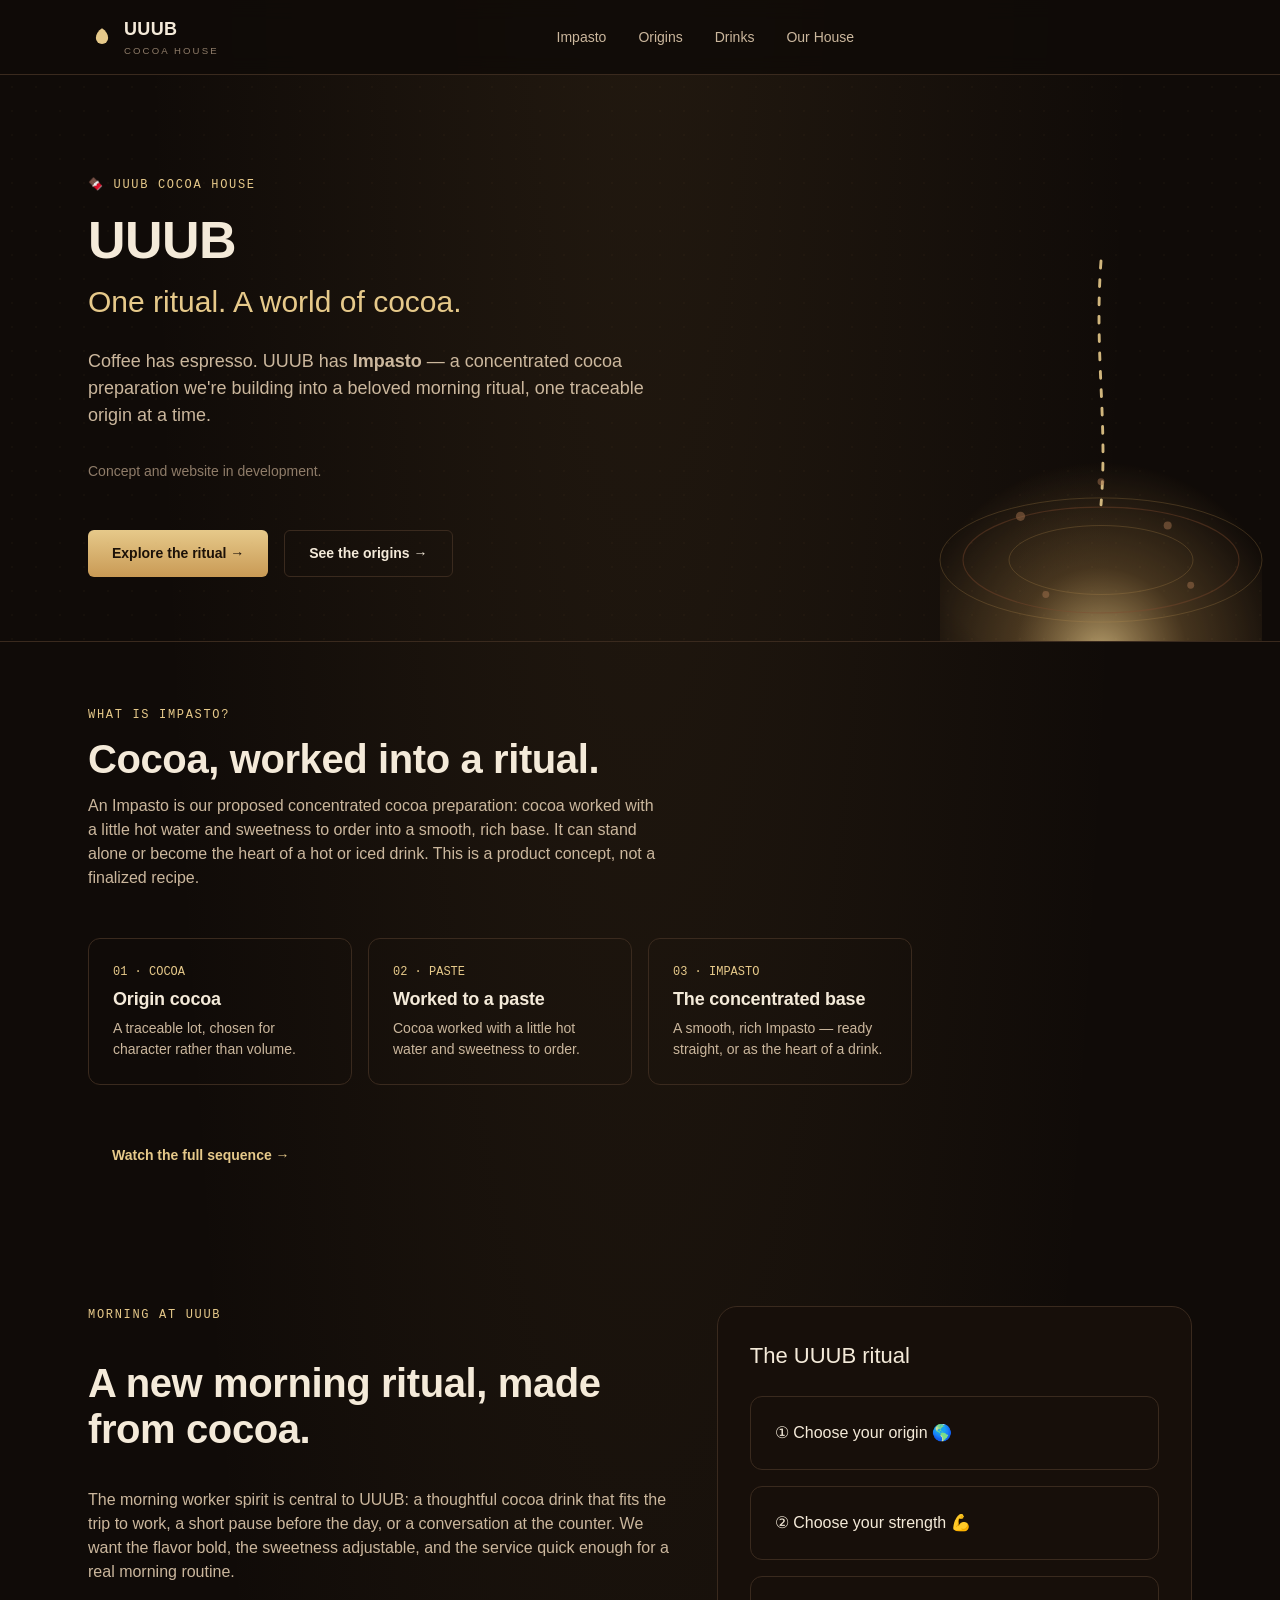
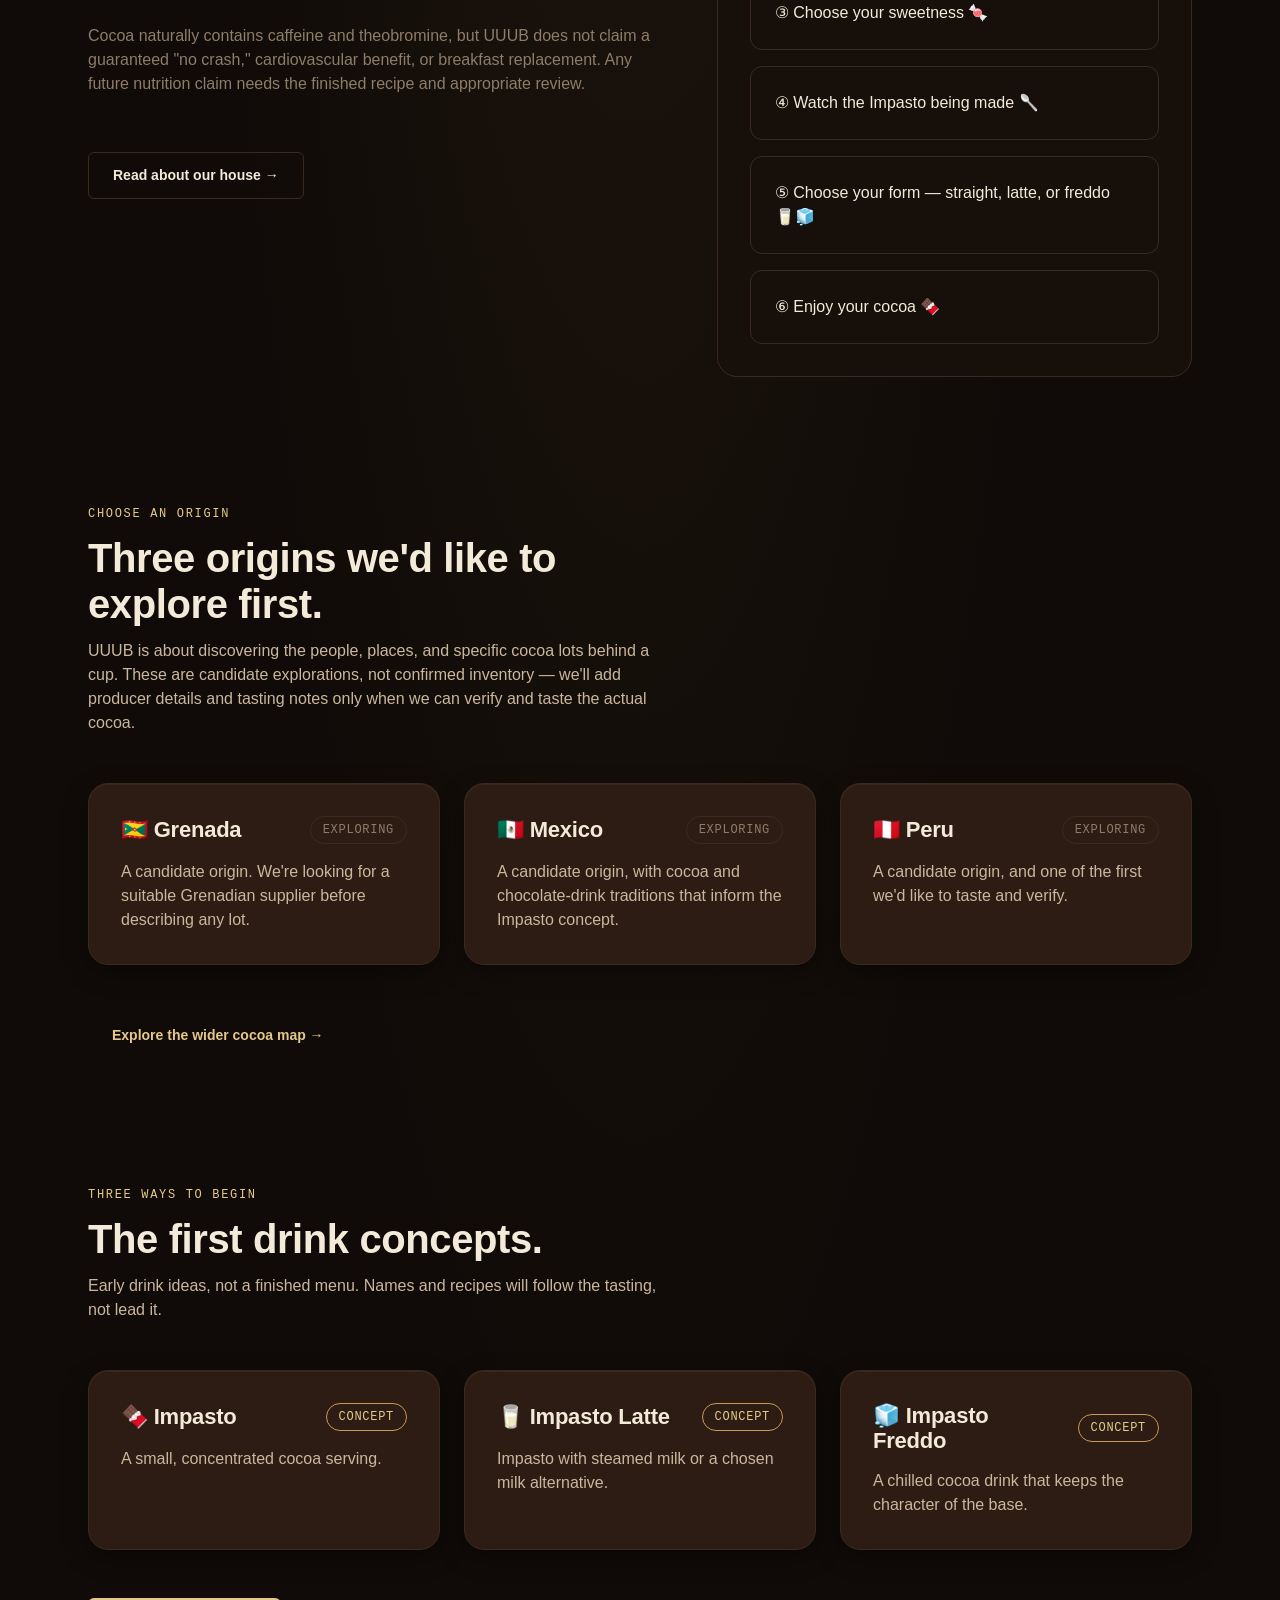
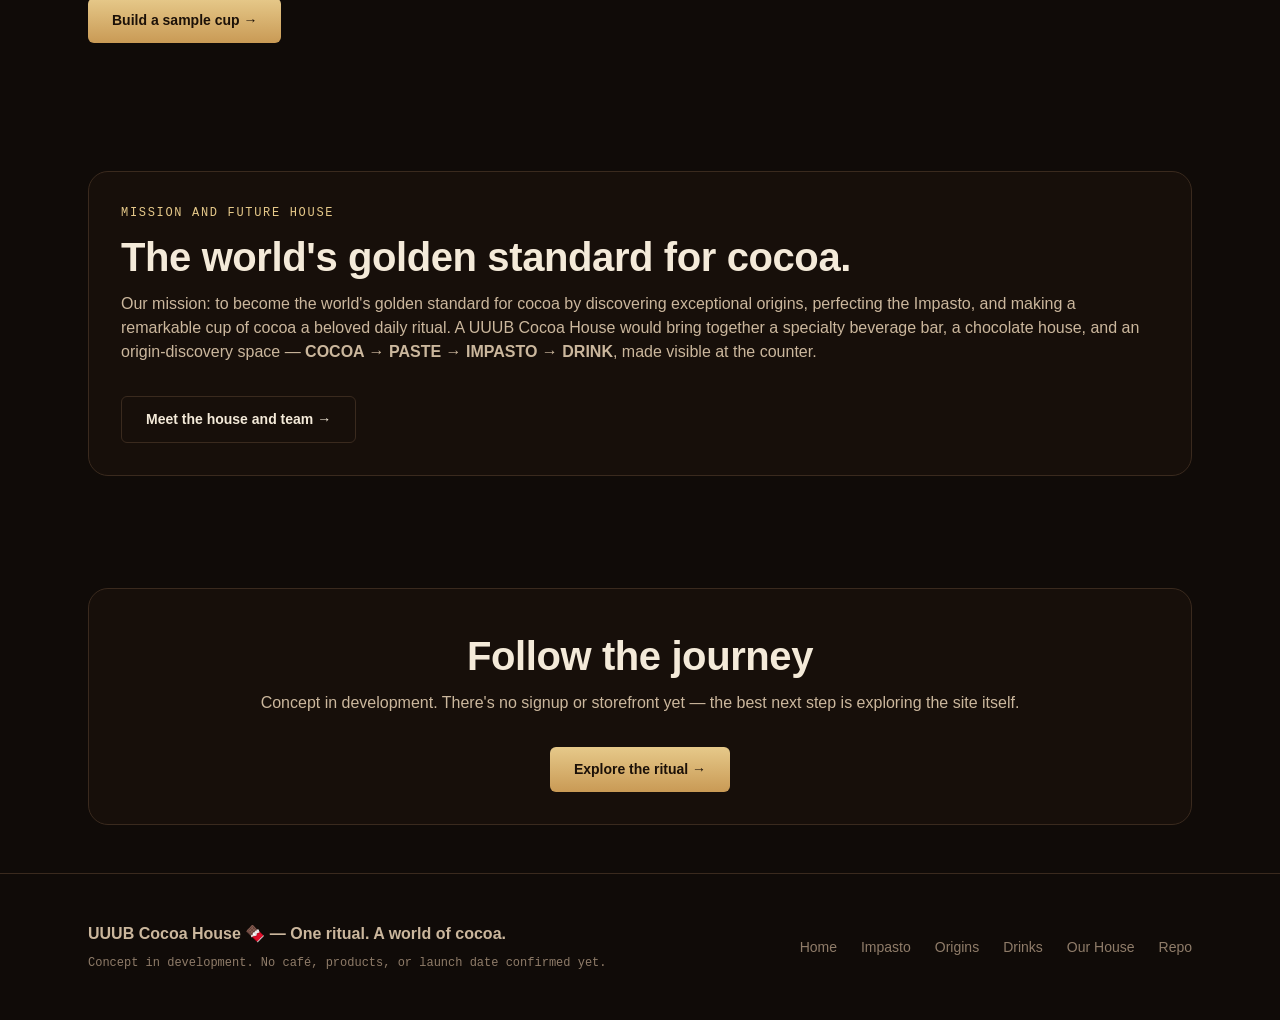
<file: index.html>
<!DOCTYPE html>
<html lang="en">
<head>
  <meta charset="UTF-8" />
  <meta name="viewport" content="width=device-width, initial-scale=1" />
  <title>UUUB Cocoa House — One ritual. A world of cocoa.</title>
  <meta
    name="description"
    content="UUUB Cocoa House is a new cocoa-house concept built around origin, preparation, and the everyday morning ritual — home of the Impasto."
  />
  <link rel="icon" href="assets/icons/favicon.svg" type="image/svg+xml" />
  <link rel="stylesheet" href="css/tokens.css" />
  <link rel="stylesheet" href="css/base.css" />
  <link rel="stylesheet" href="css/components.css" />
  <link rel="stylesheet" href="css/responsive.css" />
</head>
<body>
  <a class="skip-link" href="#main">Skip to content</a>

  <header class="site-header">
    <div class="container site-header__inner">
      <a class="brand" href="index.html">
        <svg class="brand__mark uuub-mark" viewBox="0 0 64 64" aria-hidden="true" focusable="false">
          <path d="M32 12c9 6 14 14 14 22a14 14 0 0 1-28 0c0-8 5-16 14-22z" />
        </svg>
        <span>
          <span class="brand__name">UUUB</span>
          <span class="brand__descriptor">Cocoa House</span>
        </span>
      </a>
      <nav class="nav" aria-label="Primary">
        <ul class="nav__list">
          <li><a class="nav__link" href="impasto.html">Impasto</a></li>
          <li><a class="nav__link" href="origins.html">Origins</a></li>
          <li><a class="nav__link" href="drinks.html">Drinks</a></li>
          <li><a class="nav__link" href="our-house.html">Our House</a></li>
        </ul>
      </nav>
      <div class="site-header__controls">
        <button
          class="nav-toggle"
          aria-expanded="false"
          aria-controls="nav-drawer"
          aria-label="Open menu"
        >
          <span class="nav-toggle__bar"></span>
          <span class="nav-toggle__bar"></span>
          <span class="nav-toggle__bar"></span>
        </button>
      </div>
    </div>
  </header>

  <div class="nav-drawer" id="nav-drawer" data-open="false" hidden>
    <div class="nav-drawer__header">
      <span class="brand">
        <svg class="brand__mark uuub-mark" viewBox="0 0 64 64" aria-hidden="true" focusable="false">
          <path d="M32 12c9 6 14 14 14 22a14 14 0 0 1-28 0c0-8 5-16 14-22z" />
        </svg>
        <span class="brand__name">UUUB</span>
      </span>
      <button class="nav-drawer__close" aria-label="Close menu">✕</button>
    </div>
    <ul class="nav-drawer__list">
      <li><a class="nav-drawer__link" href="index.html" aria-current="page">Home</a></li>
      <li><a class="nav-drawer__link" href="impasto.html">Impasto</a></li>
      <li><a class="nav-drawer__link" href="origins.html">Origins</a></li>
      <li><a class="nav-drawer__link" href="drinks.html">Drinks</a></li>
      <li><a class="nav-drawer__link" href="our-house.html">Our House</a></li>
    </ul>
    <p class="nav-drawer__footer">UUUB Cocoa House 🍫 — One ritual. A world of cocoa.</p>
  </div>

  <main id="main">
    <section class="hero">
      <div class="grain-field" aria-hidden="true"></div>
      <div class="hero__ribbon" aria-hidden="true">
        <svg viewBox="0 0 400 400" role="img" focusable="false">
          <defs>
            <radialGradient id="heroRibbonGlow" cx="50%" cy="72%" r="60%">
              <stop offset="0%" class="hr-stop-1" stop-opacity="0.85" />
              <stop offset="45%" class="hr-stop-2" stop-opacity="0.32" />
              <stop offset="100%" class="hr-stop-3" />
            </radialGradient>
          </defs>
          <rect x="60" y="180" width="280" height="280" class="hr-glow" />
          <ellipse class="hr-pool" cx="200" cy="300" rx="120" ry="46" />
          <ellipse class="hr-ripple" cx="200" cy="300" rx="80" ry="30" />
          <ellipse class="hr-ripple hr-ripple--b" cx="200" cy="300" rx="140" ry="54" />
          <path class="hr-stream" d="M200 40 C 194 120, 206 180, 200 252" />
          <g class="hr-bean">
            <circle cx="130" cy="262" r="4" />
            <circle cx="152" cy="330" r="3" class="hr-bean--pulse" />
            <circle cx="258" cy="270" r="3.5" />
            <circle cx="278" cy="322" r="3" class="hr-bean--pulse hr-bean--pulse-b" />
            <circle cx="200" cy="232" r="3" />
          </g>
          <text class="hr-label" x="112" y="382">COCOA · PASTE · IMPASTO</text>
        </svg>
      </div>
      <div class="container">
        <p class="hero__eyebrow">🍫 UUUB Cocoa House</p>
        <h1 class="hero__title">UUUB</h1>
        <p class="hero__tagline">One ritual. A world of cocoa.</p>
        <p class="hero__lede">
          Coffee has espresso. UUUB has <strong>Impasto</strong> — a
          concentrated cocoa preparation we're building into a beloved
          morning ritual, one traceable origin at a time.
        </p>
        <p class="hero__signature">Concept and website in development.</p>
        <div class="page-actions">
          <a class="btn btn--primary" href="impasto.html">Explore the ritual →</a>
          <a class="btn btn--secondary" href="origins.html">See the origins →</a>
        </div>
      </div>
    </section>

    <section class="section" id="transformation">
      <div class="container">
        <div class="page-head">
          <p class="page-kicker">What is Impasto?</p>
          <h2 class="page-title">Cocoa, worked into a ritual.</h2>
          <p class="page-lede">
            An Impasto is our proposed concentrated cocoa preparation:
            cocoa worked with a little hot water and sweetness to order
            into a smooth, rich base. It can stand alone or become the
            heart of a hot or iced drink. This is a product concept, not a
            finalized recipe.
          </p>
        </div>

        <div class="step-row">
          <div class="step">
            <p class="step__index">01 · COCOA</p>
            <h3 class="step__title">Origin cocoa</h3>
            <p class="step__desc">
              A traceable lot, chosen for character rather than volume.
            </p>
          </div>
          <div class="step">
            <p class="step__index">02 · PASTE</p>
            <h3 class="step__title">Worked to a paste</h3>
            <p class="step__desc">
              Cocoa worked with a little hot water and sweetness to order.
            </p>
          </div>
          <div class="step">
            <p class="step__index">03 · IMPASTO</p>
            <h3 class="step__title">The concentrated base</h3>
            <p class="step__desc">
              A smooth, rich Impasto — ready straight, or as the heart of
              a drink.
            </p>
          </div>
        </div>

        <div class="page-actions page-actions--lg">
          <a class="btn btn--ghost" href="impasto.html">Watch the full sequence →</a>
        </div>
      </div>
    </section>

    <section class="section">
      <div class="container">
        <div class="split">
          <div class="stack">
            <p class="page-kicker">Morning at UUUB</p>
            <h2 class="page-title">A new morning ritual, made from cocoa.</h2>
            <p class="page-lede">
              The morning worker spirit is central to UUUB: a thoughtful
              cocoa drink that fits the trip to work, a short pause before
              the day, or a conversation at the counter. We want the
              flavor bold, the sweetness adjustable, and the service quick
              enough for a real morning routine.
            </p>
            <p class="page-lede--muted">
              Cocoa naturally contains caffeine and theobromine, but UUUB
              does not claim a guaranteed "no crash," cardiovascular
              benefit, or breakfast replacement. Any future nutrition
              claim needs the finished recipe and appropriate review.
            </p>
            <div class="page-actions">
              <a class="btn btn--secondary" href="our-house.html">Read about our house →</a>
            </div>
          </div>
          <div class="panel">
            <p class="panel-heading">The UUUB ritual</p>
            <ol class="step-row" style="margin-top: var(--uuub-space-5); grid-template-columns: 1fr;">
              <li class="step"><span aria-hidden="true">①</span> Choose your origin 🌎</li>
              <li class="step"><span aria-hidden="true">②</span> Choose your strength 💪</li>
              <li class="step"><span aria-hidden="true">③</span> Choose your sweetness 🍬</li>
              <li class="step"><span aria-hidden="true">④</span> Watch the Impasto being made 🥄</li>
              <li class="step"><span aria-hidden="true">⑤</span> Choose your form — straight, latte, or freddo 🥛🧊</li>
              <li class="step"><span aria-hidden="true">⑥</span> Enjoy your cocoa 🍫</li>
            </ol>
          </div>
        </div>
      </div>
    </section>

    <section class="section">
      <div class="container">
        <div class="page-head">
          <p class="page-kicker">Choose an origin</p>
          <h2 class="page-title">Three origins we'd like to explore first.</h2>
          <p class="page-lede">
            UUUB is about discovering the people, places, and specific
            cocoa lots behind a cup. These are candidate explorations, not
            confirmed inventory — we'll add producer details and tasting
            notes only when we can verify and taste the actual cocoa.
          </p>
        </div>

        <div class="card-grid">
          <article class="card">
            <div class="card__top">
              <h3 class="card__title">🇬🇩 Grenada</h3>
              <span class="badge badge--muted">Exploring</span>
            </div>
            <p class="card__desc">
              A candidate origin. We're looking for a suitable Grenadian
              supplier before describing any lot.
            </p>
          </article>
          <article class="card">
            <div class="card__top">
              <h3 class="card__title">🇲🇽 Mexico</h3>
              <span class="badge badge--muted">Exploring</span>
            </div>
            <p class="card__desc">
              A candidate origin, with cocoa and chocolate-drink traditions
              that inform the Impasto concept.
            </p>
          </article>
          <article class="card">
            <div class="card__top">
              <h3 class="card__title">🇵🇪 Peru</h3>
              <span class="badge badge--muted">Exploring</span>
            </div>
            <p class="card__desc">
              A candidate origin, and one of the first we'd like to taste
              and verify.
            </p>
          </article>
        </div>

        <div class="page-actions page-actions--lg">
          <a class="btn btn--ghost" href="origins.html">Explore the wider cocoa map →</a>
        </div>
      </div>
    </section>

    <section class="section">
      <div class="container">
        <div class="page-head">
          <p class="page-kicker">Three ways to begin</p>
          <h2 class="page-title">The first drink concepts.</h2>
          <p class="page-lede">
            Early drink ideas, not a finished menu. Names and recipes will
            follow the tasting, not lead it.
          </p>
        </div>

        <div class="card-grid">
          <article class="card">
            <div class="card__top">
              <h3 class="card__title">🍫 Impasto</h3>
              <span class="badge">Concept</span>
            </div>
            <p class="card__desc">A small, concentrated cocoa serving.</p>
          </article>
          <article class="card">
            <div class="card__top">
              <h3 class="card__title">🥛 Impasto Latte</h3>
              <span class="badge">Concept</span>
            </div>
            <p class="card__desc">
              Impasto with steamed milk or a chosen milk alternative.
            </p>
          </article>
          <article class="card">
            <div class="card__top">
              <h3 class="card__title">🧊 Impasto Freddo</h3>
              <span class="badge">Concept</span>
            </div>
            <p class="card__desc">
              A chilled cocoa drink that keeps the character of the base.
            </p>
          </article>
        </div>

        <div class="page-actions page-actions--lg">
          <a class="btn btn--primary" href="drinks.html">Build a sample cup →</a>
        </div>
      </div>
    </section>

    <section class="section">
      <div class="container">
        <div class="panel">
          <p class="page-kicker">Mission and future house</p>
          <h2 class="page-title">
            The world's golden standard for cocoa.
          </h2>
          <p class="page-lede">
            Our mission: to become the world's golden standard for cocoa
            by discovering exceptional origins, perfecting the Impasto,
            and making a remarkable cup of cocoa a beloved daily ritual. A
            UUUB Cocoa House would bring together a specialty beverage
            bar, a chocolate house, and an origin-discovery space —
            <strong>COCOA → PASTE → IMPASTO → DRINK</strong>, made
            visible at the counter.
          </p>
          <div class="page-actions">
            <a class="btn btn--secondary" href="our-house.html">Meet the house and team →</a>
          </div>
        </div>
      </div>
    </section>

    <section class="section section--tight">
      <div class="container">
        <div class="panel" style="text-align: center;">
          <h2 class="page-title">Follow the journey</h2>
          <p class="page-lede" style="margin-inline: auto;">
            Concept in development. There's no signup or storefront yet —
            the best next step is exploring the site itself.
          </p>
          <div class="page-actions" style="justify-content: center;">
            <a class="btn btn--primary" href="impasto.html">Explore the ritual →</a>
          </div>
        </div>
      </div>
    </section>
  </main>

  <footer class="site-footer">
    <div class="container site-footer__inner">
      <div class="stack">
        <p class="site-footer__brand">UUUB Cocoa House 🍫 — One ritual. A world of cocoa.</p>
        <p class="site-footer__meta">Concept in development. No café, products, or launch date confirmed yet.</p>
      </div>
      <nav aria-label="Footer">
        <ul class="site-footer__links">
          <li><a href="index.html">Home</a></li>
          <li><a href="impasto.html">Impasto</a></li>
          <li><a href="origins.html">Origins</a></li>
          <li><a href="drinks.html">Drinks</a></li>
          <li><a href="our-house.html">Our House</a></li>
          <li><a href="https://github.com/Sukonik/uuub">Repo</a></li>
        </ul>
      </nav>
    </div>
  </footer>

  <script src="js/main.js"></script>
</body>
</html>
</file>
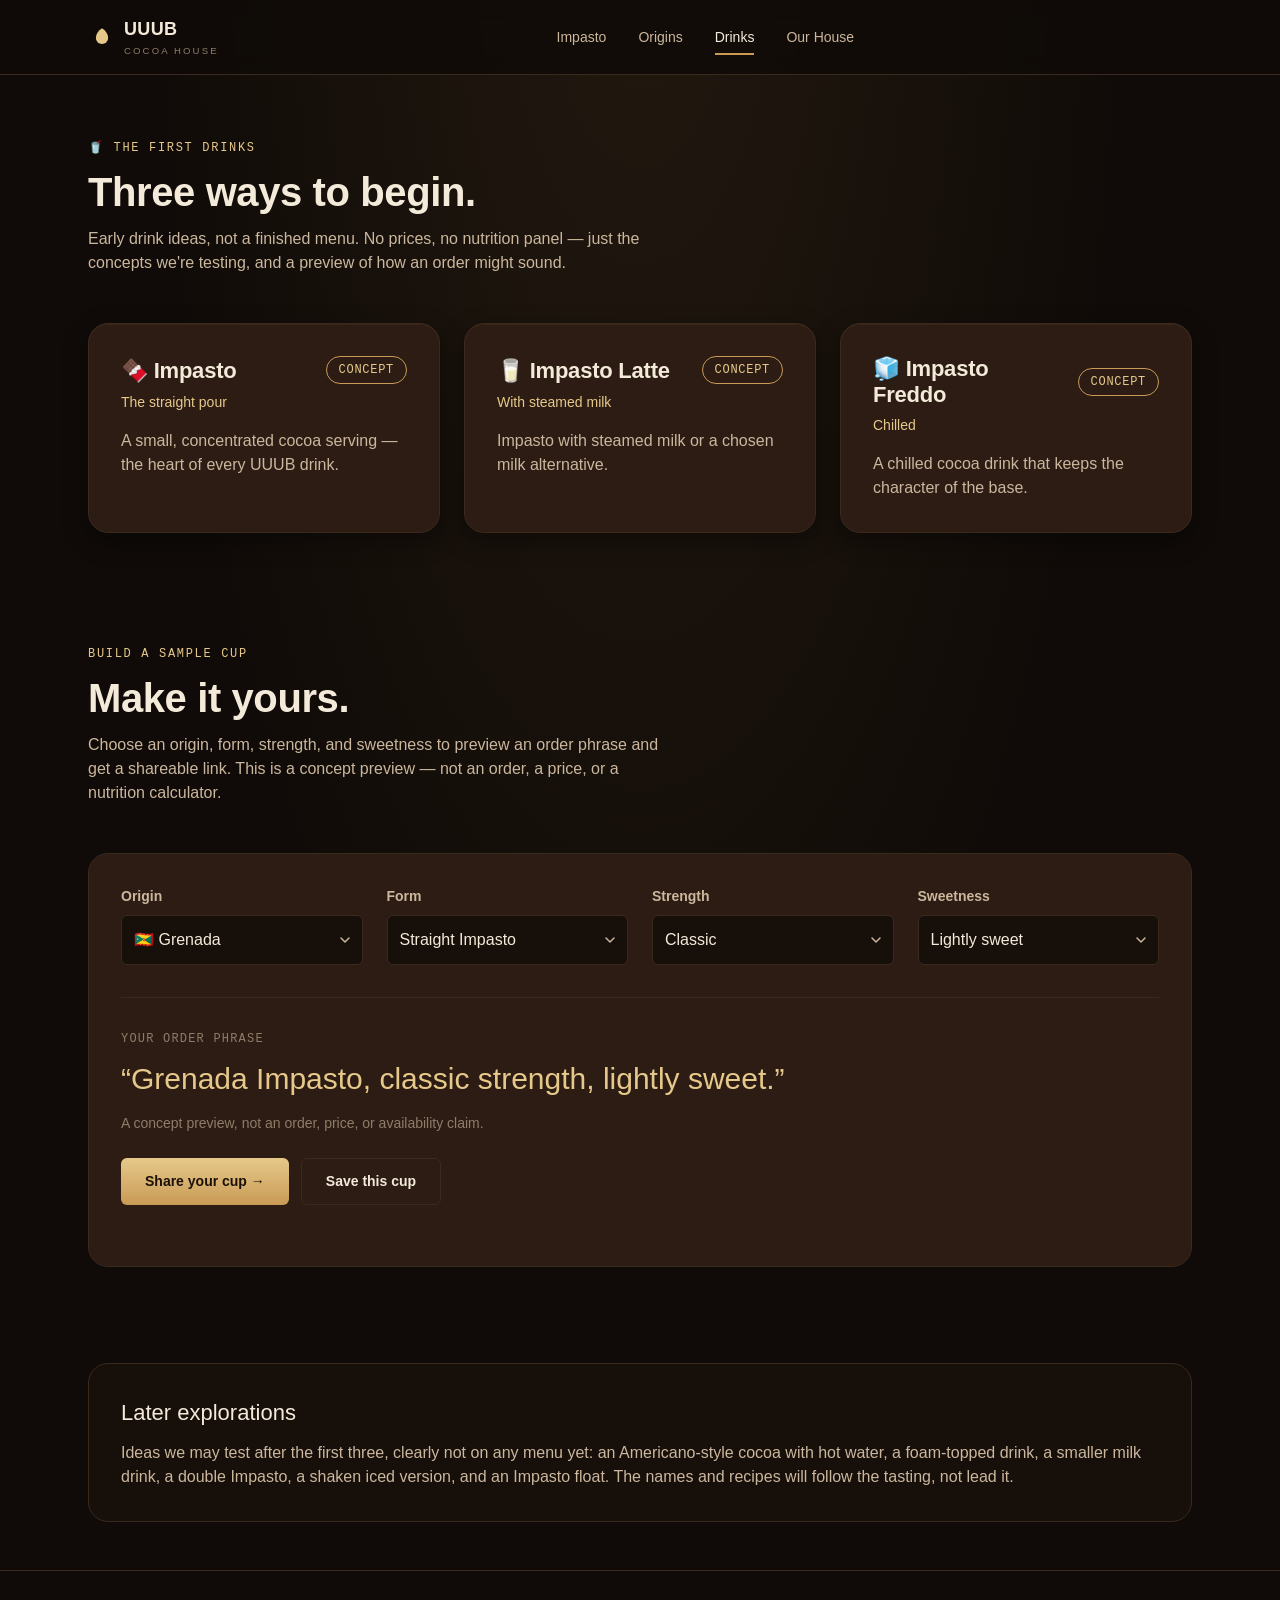
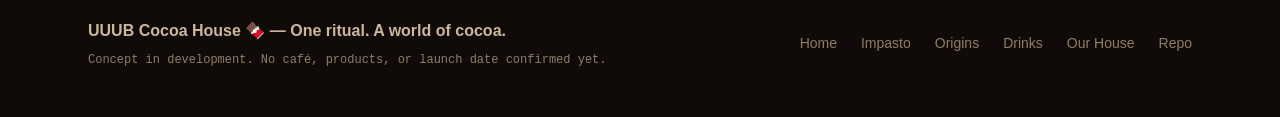
<file: drinks.html>
<!DOCTYPE html>
<html lang="en">
<head>
  <meta charset="UTF-8" />
  <meta name="viewport" content="width=device-width, initial-scale=1" />
  <title>Drinks — UUUB Cocoa House</title>
  <meta
    name="description"
    content="Impasto, Impasto Latte, and Impasto Freddo — the first UUUB drink concepts. Build a sample cup and share the order phrase; it's a preview, not a menu."
  />
  <link rel="icon" href="assets/icons/favicon.svg" type="image/svg+xml" />
  <link rel="stylesheet" href="css/tokens.css" />
  <link rel="stylesheet" href="css/base.css" />
  <link rel="stylesheet" href="css/components.css" />
  <link rel="stylesheet" href="css/responsive.css" />
</head>
<body>
  <a class="skip-link" href="#main">Skip to content</a>

  <header class="site-header">
    <div class="container site-header__inner">
      <a class="brand" href="index.html">
        <svg class="brand__mark uuub-mark" viewBox="0 0 64 64" aria-hidden="true" focusable="false">
          <path d="M32 12c9 6 14 14 14 22a14 14 0 0 1-28 0c0-8 5-16 14-22z" />
        </svg>
        <span>
          <span class="brand__name">UUUB</span>
          <span class="brand__descriptor">Cocoa House</span>
        </span>
      </a>
      <nav class="nav" aria-label="Primary">
        <ul class="nav__list">
          <li><a class="nav__link" href="impasto.html">Impasto</a></li>
          <li><a class="nav__link" href="origins.html">Origins</a></li>
          <li><a class="nav__link" href="drinks.html" aria-current="page">Drinks</a></li>
          <li><a class="nav__link" href="our-house.html">Our House</a></li>
        </ul>
      </nav>
      <div class="site-header__controls">
        <button
          class="nav-toggle"
          aria-expanded="false"
          aria-controls="nav-drawer"
          aria-label="Open menu"
        >
          <span class="nav-toggle__bar"></span>
          <span class="nav-toggle__bar"></span>
          <span class="nav-toggle__bar"></span>
        </button>
      </div>
    </div>
  </header>

  <div class="nav-drawer" id="nav-drawer" data-open="false" hidden>
    <div class="nav-drawer__header">
      <span class="brand">
        <svg class="brand__mark uuub-mark" viewBox="0 0 64 64" aria-hidden="true" focusable="false">
          <path d="M32 12c9 6 14 14 14 22a14 14 0 0 1-28 0c0-8 5-16 14-22z" />
        </svg>
        <span class="brand__name">UUUB</span>
      </span>
      <button class="nav-drawer__close" aria-label="Close menu">✕</button>
    </div>
    <ul class="nav-drawer__list">
      <li><a class="nav-drawer__link" href="index.html">Home</a></li>
      <li><a class="nav-drawer__link" href="impasto.html">Impasto</a></li>
      <li><a class="nav-drawer__link" href="origins.html">Origins</a></li>
      <li><a class="nav-drawer__link" href="drinks.html" aria-current="page">Drinks</a></li>
      <li><a class="nav-drawer__link" href="our-house.html">Our House</a></li>
    </ul>
    <p class="nav-drawer__footer">UUUB Cocoa House 🍫 — One ritual. A world of cocoa.</p>
  </div>

  <main id="main">
    <section class="section">
      <div class="container">
        <div class="page-head">
          <p class="page-kicker">🥤 The first drinks</p>
          <h1 class="page-title">Three ways to begin.</h1>
          <p class="page-lede">
            Early drink ideas, not a finished menu. No prices, no
            nutrition panel — just the concepts we're testing, and a
            preview of how an order might sound.
          </p>
        </div>

        <div class="card-grid">
          <article class="card">
            <div class="card__top">
              <h2 class="card__title">🍫 Impasto</h2>
              <span class="badge">Concept</span>
            </div>
            <p class="card__tagline">The straight pour</p>
            <p class="card__desc">A small, concentrated cocoa serving — the heart of every UUUB drink.</p>
          </article>
          <article class="card">
            <div class="card__top">
              <h2 class="card__title">🥛 Impasto Latte</h2>
              <span class="badge">Concept</span>
            </div>
            <p class="card__tagline">With steamed milk</p>
            <p class="card__desc">Impasto with steamed milk or a chosen milk alternative.</p>
          </article>
          <article class="card">
            <div class="card__top">
              <h2 class="card__title">🧊 Impasto Freddo</h2>
              <span class="badge">Concept</span>
            </div>
            <p class="card__tagline">Chilled</p>
            <p class="card__desc">A chilled cocoa drink that keeps the character of the base.</p>
          </article>
        </div>
      </div>
    </section>

    <section class="section section--tight">
      <div class="container">
        <div class="page-head">
          <p class="page-kicker">Build a sample cup</p>
          <h2 class="page-title">Make it yours.</h2>
          <p class="page-lede">
            Choose an origin, form, strength, and sweetness to preview an
            order phrase and get a shareable link. This is a concept
            preview — not an order, a price, or a nutrition calculator.
          </p>
        </div>

        <div class="builder">
          <div class="builder__grid">
            <div class="field">
              <label for="drink-origin">Origin</label>
              <select id="drink-origin">
                <option value="grenada">🇬🇩 Grenada</option>
                <option value="mexico">🇲🇽 Mexico</option>
                <option value="peru">🇵🇪 Peru</option>
                <option value="jamaica">🇯🇲 Jamaica</option>
                <option value="dominican-republic">🇩🇴 Dominican Republic</option>
                <option value="cote-divoire">🇨🇮 Côte d'Ivoire</option>
              </select>
            </div>
            <div class="field">
              <label for="drink-form">Form</label>
              <select id="drink-form">
                <option value="straight">Straight Impasto</option>
                <option value="latte">Latte</option>
                <option value="freddo">Freddo</option>
              </select>
            </div>
            <div class="field">
              <label for="drink-strength">Strength</label>
              <select id="drink-strength">
                <option value="mild">Mild</option>
                <option value="classic" selected>Classic</option>
                <option value="bold">Bold</option>
              </select>
            </div>
            <div class="field">
              <label for="drink-sweetness">Sweetness</label>
              <select id="drink-sweetness">
                <option value="unsweetened">Unsweetened</option>
                <option value="light" selected>Lightly sweet</option>
                <option value="sweet">Sweet</option>
              </select>
            </div>
          </div>

          <div class="builder__result">
            <p class="builder__phrase-label">Your order phrase</p>
            <p class="builder__phrase" id="builder-phrase">—</p>
            <p class="builder__note">
              A concept preview, not an order, price, or availability
              claim.
            </p>
            <div class="builder__actions">
              <button type="button" class="btn btn--primary" id="builder-share">Share your cup →</button>
              <button type="button" class="btn btn--secondary" id="builder-save">Save this cup</button>
            </div>
            <p class="builder__status" id="builder-status" role="status"></p>
          </div>
        </div>
      </div>
    </section>

    <section class="section section--tight">
      <div class="container">
        <div class="panel">
          <p class="panel-heading">Later explorations</p>
          <p class="page-lede" style="margin-top: var(--uuub-space-3);">
            Ideas we may test after the first three, clearly not on any
            menu yet: an Americano-style cocoa with hot water, a
            foam-topped drink, a smaller milk drink, a double Impasto, a
            shaken iced version, and an Impasto float. The names and
            recipes will follow the tasting, not lead it.
          </p>
        </div>
      </div>
    </section>
  </main>

  <footer class="site-footer">
    <div class="container site-footer__inner">
      <div class="stack">
        <p class="site-footer__brand">UUUB Cocoa House 🍫 — One ritual. A world of cocoa.</p>
        <p class="site-footer__meta">Concept in development. No café, products, or launch date confirmed yet.</p>
      </div>
      <nav aria-label="Footer">
        <ul class="site-footer__links">
          <li><a href="index.html">Home</a></li>
          <li><a href="impasto.html">Impasto</a></li>
          <li><a href="origins.html">Origins</a></li>
          <li><a href="drinks.html">Drinks</a></li>
          <li><a href="our-house.html">Our House</a></li>
          <li><a href="https://github.com/Sukonik/uuub">Repo</a></li>
        </ul>
      </nav>
    </div>
  </footer>

  <script src="js/main.js"></script>
  <script src="js/drinks.js"></script>
</body>
</html>
</file>
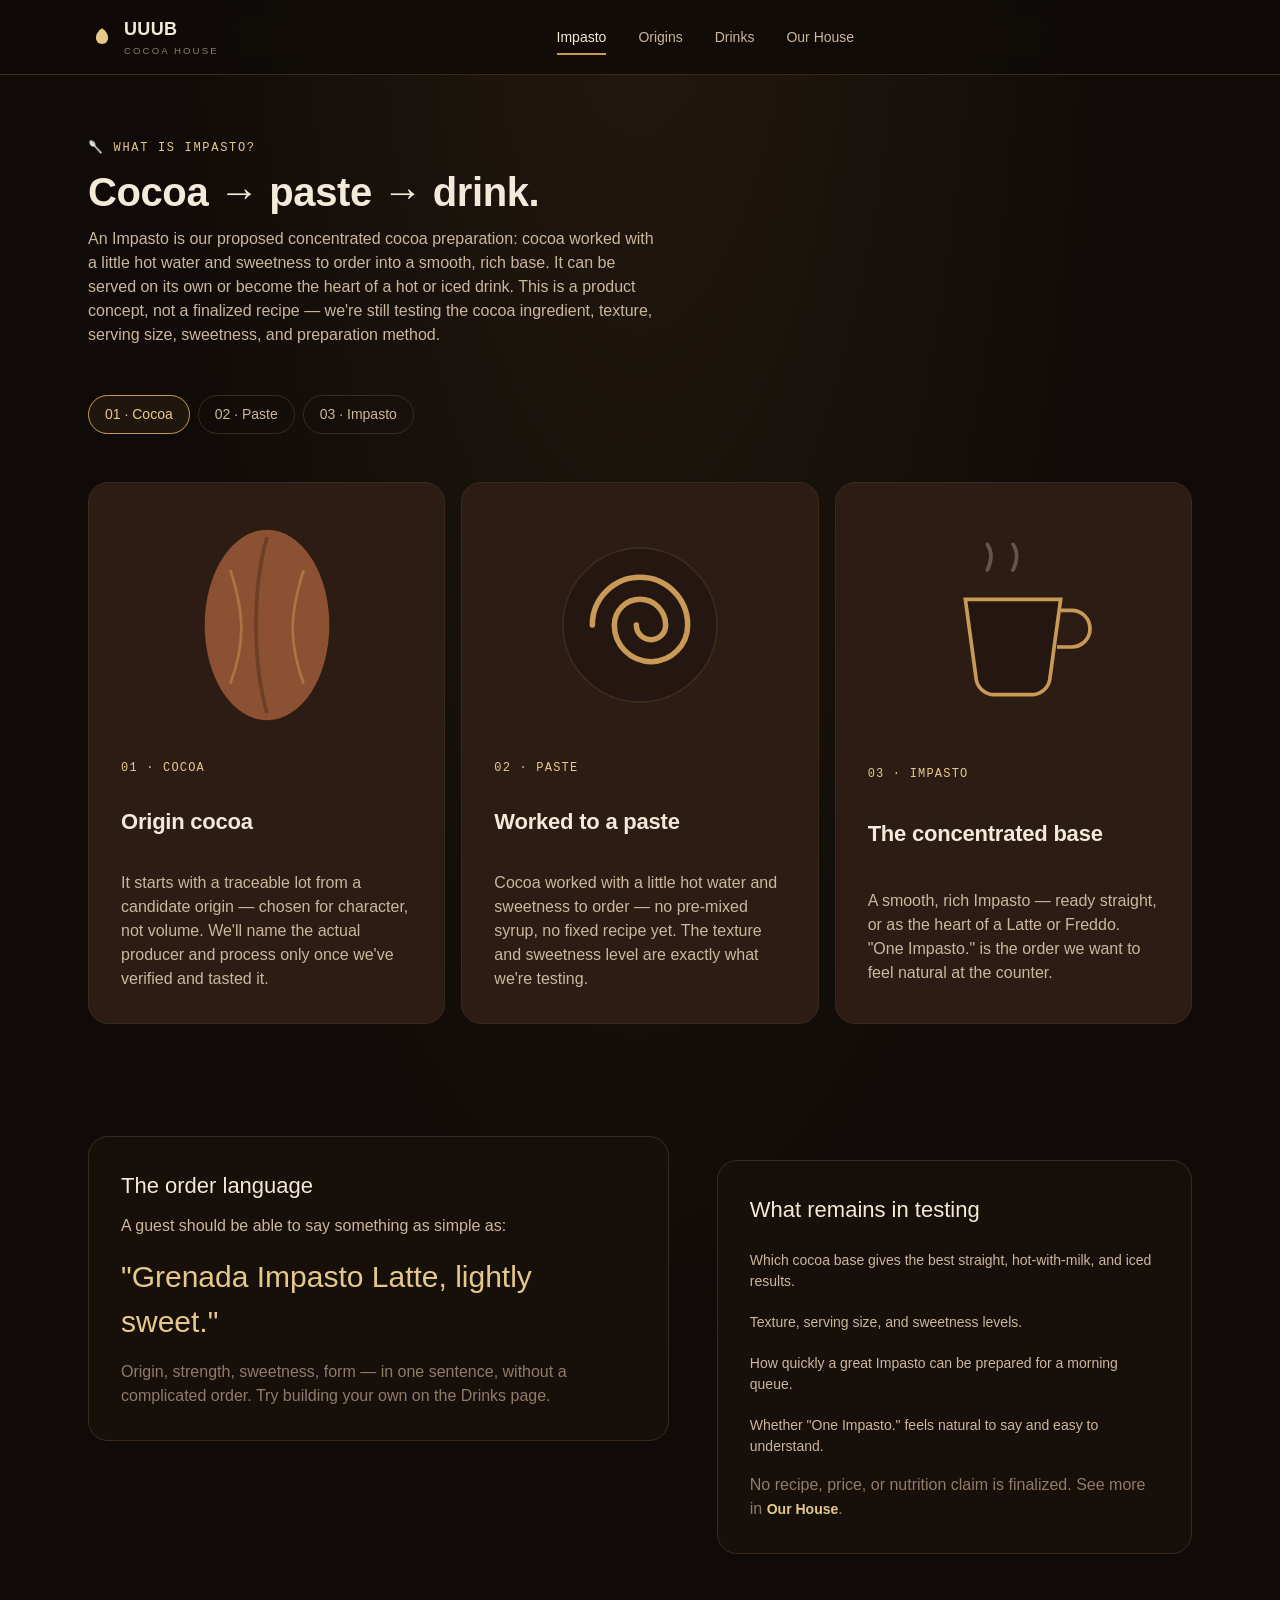
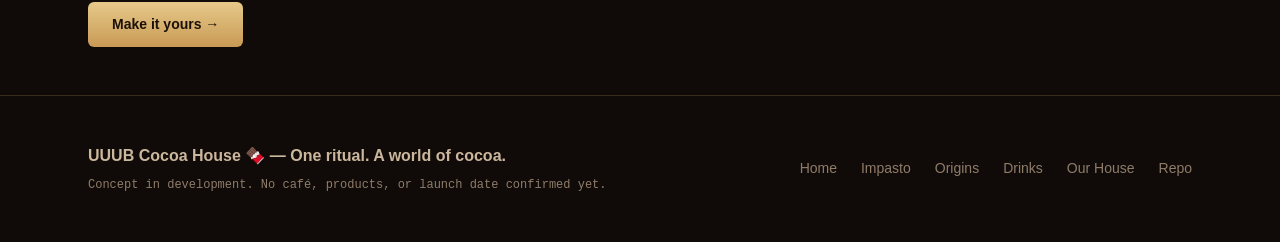
<file: impasto.html>
<!DOCTYPE html>
<html lang="en">
<head>
  <meta charset="UTF-8" />
  <meta name="viewport" content="width=device-width, initial-scale=1" />
  <title>Impasto — UUUB Cocoa House</title>
  <meta
    name="description"
    content="What is an Impasto? The UUUB preparation concept: cocoa worked into a concentrated paste, ordered your way — cocoa, paste, Impasto."
  />
  <link rel="icon" href="assets/icons/favicon.svg" type="image/svg+xml" />
  <link rel="stylesheet" href="css/tokens.css" />
  <link rel="stylesheet" href="css/base.css" />
  <link rel="stylesheet" href="css/components.css" />
  <link rel="stylesheet" href="css/responsive.css" />
</head>
<body>
  <a class="skip-link" href="#main">Skip to content</a>

  <header class="site-header">
    <div class="container site-header__inner">
      <a class="brand" href="index.html">
        <svg class="brand__mark uuub-mark" viewBox="0 0 64 64" aria-hidden="true" focusable="false">
          <path d="M32 12c9 6 14 14 14 22a14 14 0 0 1-28 0c0-8 5-16 14-22z" />
        </svg>
        <span>
          <span class="brand__name">UUUB</span>
          <span class="brand__descriptor">Cocoa House</span>
        </span>
      </a>
      <nav class="nav" aria-label="Primary">
        <ul class="nav__list">
          <li><a class="nav__link" href="impasto.html" aria-current="page">Impasto</a></li>
          <li><a class="nav__link" href="origins.html">Origins</a></li>
          <li><a class="nav__link" href="drinks.html">Drinks</a></li>
          <li><a class="nav__link" href="our-house.html">Our House</a></li>
        </ul>
      </nav>
      <div class="site-header__controls">
        <button
          class="nav-toggle"
          aria-expanded="false"
          aria-controls="nav-drawer"
          aria-label="Open menu"
        >
          <span class="nav-toggle__bar"></span>
          <span class="nav-toggle__bar"></span>
          <span class="nav-toggle__bar"></span>
        </button>
      </div>
    </div>
  </header>

  <div class="nav-drawer" id="nav-drawer" data-open="false" hidden>
    <div class="nav-drawer__header">
      <span class="brand">
        <svg class="brand__mark uuub-mark" viewBox="0 0 64 64" aria-hidden="true" focusable="false">
          <path d="M32 12c9 6 14 14 14 22a14 14 0 0 1-28 0c0-8 5-16 14-22z" />
        </svg>
        <span class="brand__name">UUUB</span>
      </span>
      <button class="nav-drawer__close" aria-label="Close menu">✕</button>
    </div>
    <ul class="nav-drawer__list">
      <li><a class="nav-drawer__link" href="index.html">Home</a></li>
      <li><a class="nav-drawer__link" href="impasto.html" aria-current="page">Impasto</a></li>
      <li><a class="nav-drawer__link" href="origins.html">Origins</a></li>
      <li><a class="nav-drawer__link" href="drinks.html">Drinks</a></li>
      <li><a class="nav-drawer__link" href="our-house.html">Our House</a></li>
    </ul>
    <p class="nav-drawer__footer">UUUB Cocoa House 🍫 — One ritual. A world of cocoa.</p>
  </div>

  <main id="main">
    <section class="section">
      <div class="container">
        <div class="page-head">
          <p class="page-kicker">🥄 What is Impasto?</p>
          <h1 class="page-title">Cocoa → paste → drink.</h1>
          <p class="page-lede">
            An Impasto is our proposed concentrated cocoa preparation:
            cocoa worked with a little hot water and sweetness to order
            into a smooth, rich base. It can be served on its own or
            become the heart of a hot or iced drink. This is a product
            concept, not a finalized recipe — we're still testing the
            cocoa ingredient, texture, serving size, sweetness, and
            preparation method.
          </p>
        </div>

        <div class="transform">
          <div class="transform__tabs" role="tablist" aria-label="Jump to a stage">
            <button type="button" class="transform__tab" data-target="stage-cocoa" aria-selected="true">01 · Cocoa</button>
            <button type="button" class="transform__tab" data-target="stage-paste" aria-selected="false">02 · Paste</button>
            <button type="button" class="transform__tab" data-target="stage-impasto" aria-selected="false">03 · Impasto</button>
          </div>

          <div class="transform__all">
            <article class="transform__stage" id="stage-cocoa">
              <svg class="transform__art" viewBox="0 0 120 120" role="img" aria-label="Illustration of a cocoa pod">
                <ellipse cx="60" cy="60" rx="34" ry="52" fill="var(--uuub-cocoa-500)" />
                <path d="M60 12 C 52 40, 52 80, 60 108" fill="none" stroke="var(--uuub-cocoa-700)" stroke-width="2" opacity="0.6" />
                <path d="M40 30 C 48 55, 48 70, 40 92" fill="none" stroke="var(--uuub-gold-500)" stroke-width="1.5" opacity="0.5" />
                <path d="M80 30 C 72 55, 72 70, 80 92" fill="none" stroke="var(--uuub-gold-500)" stroke-width="1.5" opacity="0.5" />
              </svg>
              <p class="transform__index">01 · Cocoa</p>
              <h2 class="transform__title">Origin cocoa</h2>
              <p class="transform__desc">
                It starts with a traceable lot from a candidate origin —
                chosen for character, not volume. We'll name the actual
                producer and process only once we've verified and tasted
                it.
              </p>
            </article>

            <article class="transform__stage" id="stage-paste">
              <svg class="transform__art" viewBox="0 0 120 120" role="img" aria-label="Illustration of cocoa being worked into a paste">
                <circle cx="60" cy="60" r="42" fill="var(--uuub-surface)" stroke="var(--uuub-border)" />
                <path
                  d="M60 60 m-26 0 a26 26 0 1 1 52 0 a20 20 0 1 1 -40 0 a14 14 0 1 1 28 0 a8 8 0 1 1 -16 0"
                  fill="none"
                  stroke="var(--uuub-gold-500)"
                  stroke-width="3"
                  stroke-linecap="round"
                />
              </svg>
              <p class="transform__index">02 · Paste</p>
              <h2 class="transform__title">Worked to a paste</h2>
              <p class="transform__desc">
                Cocoa worked with a little hot water and sweetness to
                order — no pre-mixed syrup, no fixed recipe yet. The
                texture and sweetness level are exactly what we're
                testing.
              </p>
            </article>

            <article class="transform__stage" id="stage-impasto">
              <svg class="transform__art" viewBox="0 0 120 120" role="img" aria-label="Illustration of a finished Impasto cup">
                <path d="M34 46 h52 l-6 44 a10 10 0 0 1 -10 8 h-20 a10 10 0 0 1 -10 -8 z" fill="var(--uuub-surface)" stroke="var(--uuub-gold-500)" stroke-width="2" />
                <path d="M86 52 h6 a10 10 0 0 1 0 20 h-8" fill="none" stroke="var(--uuub-gold-500)" stroke-width="2" />
                <path d="M46 30 q4 -8 0 -14" fill="none" stroke="var(--uuub-text-muted)" stroke-width="2" stroke-linecap="round" opacity="0.6" />
                <path d="M60 30 q4 -8 0 -14" fill="none" stroke="var(--uuub-text-muted)" stroke-width="2" stroke-linecap="round" opacity="0.6" />
              </svg>
              <p class="transform__index">03 · Impasto</p>
              <h2 class="transform__title">The concentrated base</h2>
              <p class="transform__desc">
                A smooth, rich Impasto — ready straight, or as the heart
                of a Latte or Freddo. "One Impasto." is the order we want
                to feel natural at the counter.
              </p>
            </article>
          </div>
        </div>
      </div>
    </section>

    <section class="section section--tight">
      <div class="container">
        <div class="split">
          <div class="panel">
            <p class="panel-heading">The order language</p>
            <p class="page-lede" style="margin-top: var(--uuub-space-3);">
              A guest should be able to say something as simple as:
            </p>
            <p class="hero__tagline" style="margin-top: var(--uuub-space-4);">
              "Grenada Impasto Latte, lightly sweet."
            </p>
            <p class="page-lede--muted">
              Origin, strength, sweetness, form — in one sentence, without
              a complicated order. Try building your own on the Drinks
              page.
            </p>
          </div>
          <div class="panel">
            <p class="panel-heading">What remains in testing</p>
            <ul class="stack" style="margin-top: var(--uuub-space-4); gap: var(--uuub-space-3);">
              <li class="step__desc">Which cocoa base gives the best straight, hot-with-milk, and iced results.</li>
              <li class="step__desc">Texture, serving size, and sweetness levels.</li>
              <li class="step__desc">How quickly a great Impasto can be prepared for a morning queue.</li>
              <li class="step__desc">Whether "One Impasto." feels natural to say and easy to understand.</li>
            </ul>
            <p class="page-lede--muted">
              No recipe, price, or nutrition claim is finalized. See more
              in <a class="btn btn--ghost" style="padding: 0; display: inline;" href="our-house.html">Our House</a>.
            </p>
          </div>
        </div>

        <div class="page-actions page-actions--lg">
          <a class="btn btn--primary" href="drinks.html">Make it yours →</a>
        </div>
      </div>
    </section>
  </main>

  <footer class="site-footer">
    <div class="container site-footer__inner">
      <div class="stack">
        <p class="site-footer__brand">UUUB Cocoa House 🍫 — One ritual. A world of cocoa.</p>
        <p class="site-footer__meta">Concept in development. No café, products, or launch date confirmed yet.</p>
      </div>
      <nav aria-label="Footer">
        <ul class="site-footer__links">
          <li><a href="index.html">Home</a></li>
          <li><a href="impasto.html">Impasto</a></li>
          <li><a href="origins.html">Origins</a></li>
          <li><a href="drinks.html">Drinks</a></li>
          <li><a href="our-house.html">Our House</a></li>
          <li><a href="https://github.com/Sukonik/uuub">Repo</a></li>
        </ul>
      </nav>
    </div>
  </footer>

  <script src="js/main.js"></script>
  <script>
    (function () {
      "use strict";
      var tabs = document.querySelectorAll(".transform__tab");
      var reduceMotion = window.matchMedia("(prefers-reduced-motion: reduce)").matches;

      tabs.forEach(function (tab) {
        tab.addEventListener("click", function () {
          tabs.forEach(function (t) {
            t.setAttribute("aria-selected", t === tab ? "true" : "false");
          });
          var target = document.getElementById(tab.dataset.target);
          if (target) {
            target.scrollIntoView({
              behavior: reduceMotion ? "auto" : "smooth",
              block: "center"
            });
          }
        });
      });
    })();
  </script>
</body>
</html>
</file>
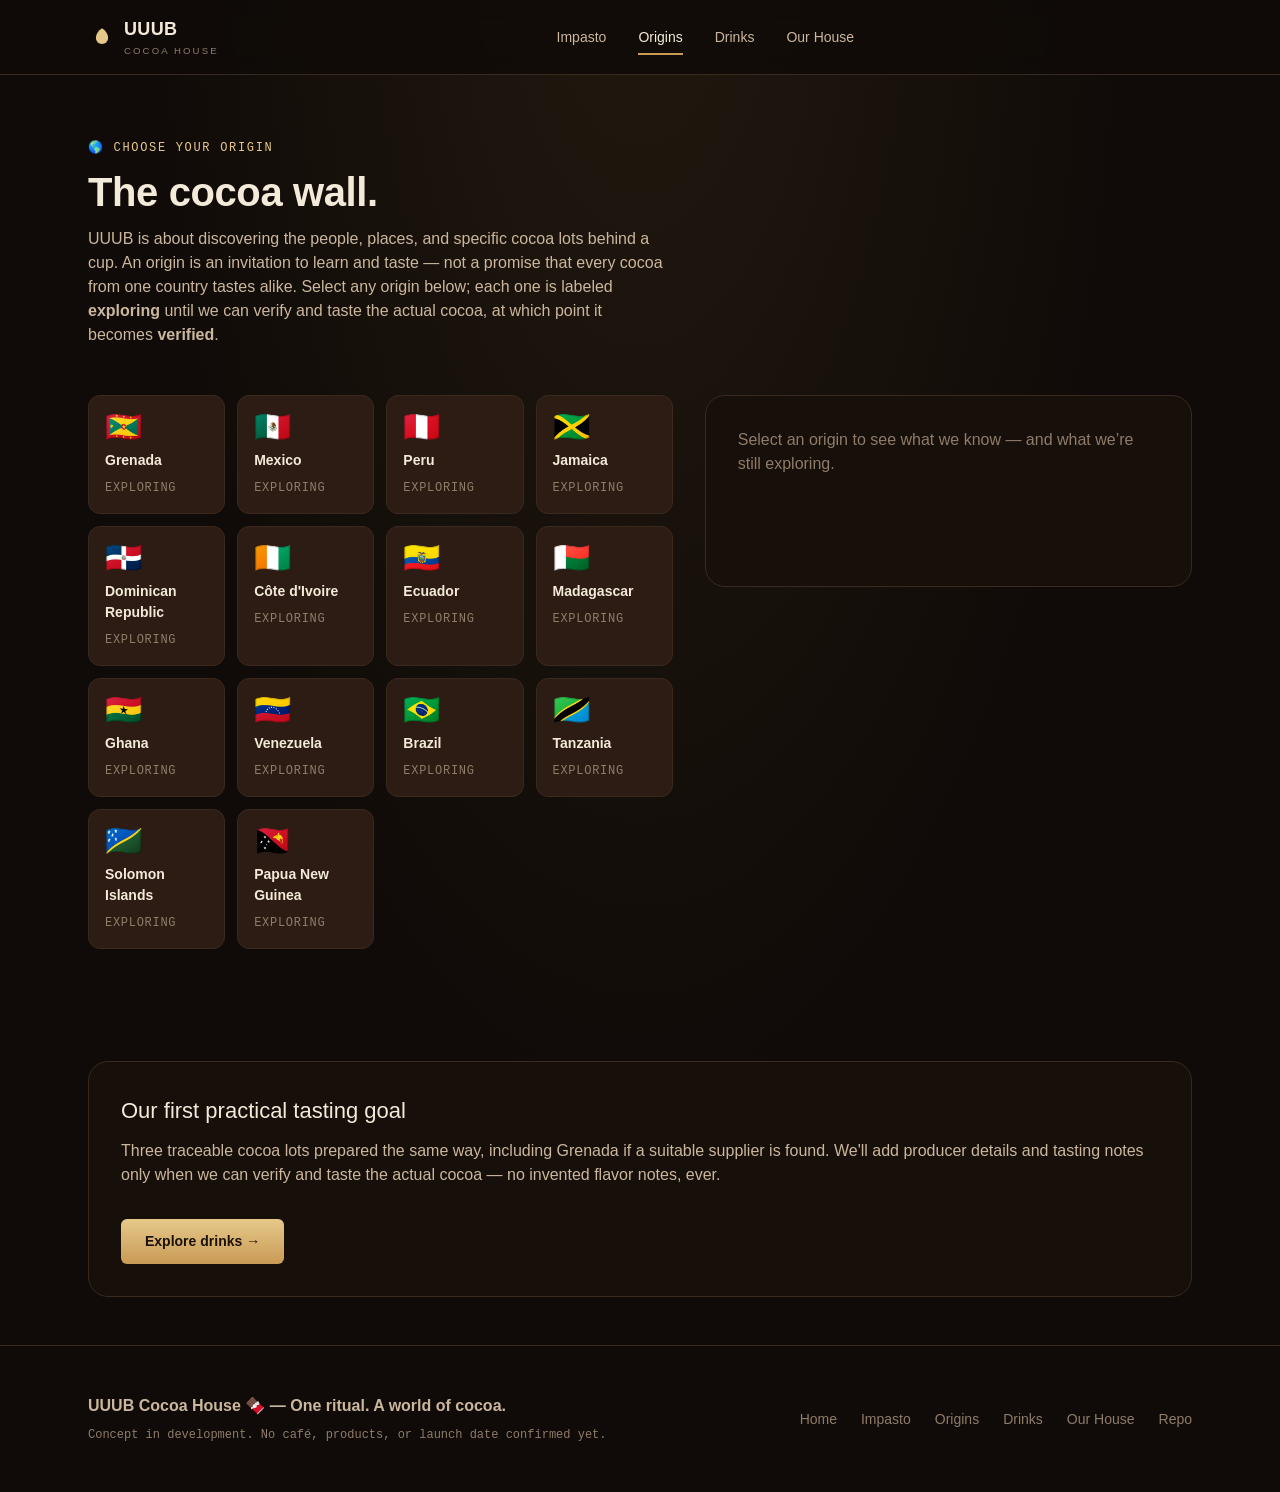
<file: origins.html>
<!DOCTYPE html>
<html lang="en">
<head>
  <meta charset="UTF-8" />
  <meta name="viewport" content="width=device-width, initial-scale=1" />
  <title>Origins — UUUB Cocoa House</title>
  <meta
    name="description"
    content="The UUUB cocoa map: candidate origins we'd like to explore first, and the wider map of places we're watching. Exploratory origins are labeled as such."
  />
  <link rel="icon" href="assets/icons/favicon.svg" type="image/svg+xml" />
  <link rel="stylesheet" href="css/tokens.css" />
  <link rel="stylesheet" href="css/base.css" />
  <link rel="stylesheet" href="css/components.css" />
  <link rel="stylesheet" href="css/responsive.css" />
</head>
<body>
  <a class="skip-link" href="#main">Skip to content</a>

  <header class="site-header">
    <div class="container site-header__inner">
      <a class="brand" href="index.html">
        <svg class="brand__mark uuub-mark" viewBox="0 0 64 64" aria-hidden="true" focusable="false">
          <path d="M32 12c9 6 14 14 14 22a14 14 0 0 1-28 0c0-8 5-16 14-22z" />
        </svg>
        <span>
          <span class="brand__name">UUUB</span>
          <span class="brand__descriptor">Cocoa House</span>
        </span>
      </a>
      <nav class="nav" aria-label="Primary">
        <ul class="nav__list">
          <li><a class="nav__link" href="impasto.html">Impasto</a></li>
          <li><a class="nav__link" href="origins.html" aria-current="page">Origins</a></li>
          <li><a class="nav__link" href="drinks.html">Drinks</a></li>
          <li><a class="nav__link" href="our-house.html">Our House</a></li>
        </ul>
      </nav>
      <div class="site-header__controls">
        <button
          class="nav-toggle"
          aria-expanded="false"
          aria-controls="nav-drawer"
          aria-label="Open menu"
        >
          <span class="nav-toggle__bar"></span>
          <span class="nav-toggle__bar"></span>
          <span class="nav-toggle__bar"></span>
        </button>
      </div>
    </div>
  </header>

  <div class="nav-drawer" id="nav-drawer" data-open="false" hidden>
    <div class="nav-drawer__header">
      <span class="brand">
        <svg class="brand__mark uuub-mark" viewBox="0 0 64 64" aria-hidden="true" focusable="false">
          <path d="M32 12c9 6 14 14 14 22a14 14 0 0 1-28 0c0-8 5-16 14-22z" />
        </svg>
        <span class="brand__name">UUUB</span>
      </span>
      <button class="nav-drawer__close" aria-label="Close menu">✕</button>
    </div>
    <ul class="nav-drawer__list">
      <li><a class="nav-drawer__link" href="index.html">Home</a></li>
      <li><a class="nav-drawer__link" href="impasto.html">Impasto</a></li>
      <li><a class="nav-drawer__link" href="origins.html" aria-current="page">Origins</a></li>
      <li><a class="nav-drawer__link" href="drinks.html">Drinks</a></li>
      <li><a class="nav-drawer__link" href="our-house.html">Our House</a></li>
    </ul>
    <p class="nav-drawer__footer">UUUB Cocoa House 🍫 — One ritual. A world of cocoa.</p>
  </div>

  <main id="main">
    <section class="section">
      <div class="container">
        <div class="page-head">
          <p class="page-kicker">🌎 Choose your origin</p>
          <h1 class="page-title">The cocoa wall.</h1>
          <p class="page-lede">
            UUUB is about discovering the people, places, and specific
            cocoa lots behind a cup. An origin is an invitation to learn
            and taste — not a promise that every cocoa from one country
            tastes alike. Select any origin below; each one is labeled
            <strong>exploring</strong> until we can verify and taste the
            actual cocoa, at which point it becomes
            <strong>verified</strong>.
          </p>
        </div>

        <div class="origin-layout">
          <div>
            <div class="origin-grid" id="origin-grid" aria-label="Origins"></div>
          </div>
          <div class="origin-detail" id="origin-detail" aria-live="polite">
            <p class="origin-detail__empty">Loading origins…</p>
          </div>
        </div>

        <noscript>
          <p class="page-lede--muted" style="margin-top: var(--uuub-space-6);">
            JavaScript is off, so the interactive explorer above won't
            load — the full list below has the same information.
          </p>
        </noscript>

        <div class="origin-list-fallback" id="origin-list-fallback" style="margin-top: var(--uuub-space-8);">
          <h2 class="panel-heading" style="margin-bottom: var(--uuub-space-4);">Full origin list</h2>
          <ul class="stack" style="gap: var(--uuub-space-3);">
            <li class="step__desc">🇬🇩 Grenada — Exploring</li>
            <li class="step__desc">🇲🇽 Mexico — Exploring</li>
            <li class="step__desc">🇵🇪 Peru — Exploring</li>
            <li class="step__desc">🇯🇲 Jamaica — Exploring</li>
            <li class="step__desc">🇩🇴 Dominican Republic — Exploring</li>
            <li class="step__desc">🇨🇮 Côte d'Ivoire — Exploring</li>
            <li class="step__desc">🇪🇨 Ecuador — Exploring</li>
            <li class="step__desc">🇲🇬 Madagascar — Exploring</li>
            <li class="step__desc">🇬🇭 Ghana — Exploring</li>
            <li class="step__desc">🇻🇪 Venezuela — Exploring</li>
            <li class="step__desc">🇧🇷 Brazil — Exploring</li>
            <li class="step__desc">🇹🇿 Tanzania — Exploring</li>
            <li class="step__desc">🇸🇧 Solomon Islands — Exploring</li>
            <li class="step__desc">🇵🇬 Papua New Guinea — Exploring</li>
          </ul>
        </div>
      </div>
    </section>

    <section class="section section--tight">
      <div class="container">
        <div class="panel">
          <p class="panel-heading">Our first practical tasting goal</p>
          <p class="page-lede" style="margin-top: var(--uuub-space-3);">
            Three traceable cocoa lots prepared the same way, including
            Grenada if a suitable supplier is found. We'll add producer
            details and tasting notes only when we can verify and taste
            the actual cocoa — no invented flavor notes, ever.
          </p>
          <div class="page-actions">
            <a class="btn btn--primary" href="drinks.html">Explore drinks →</a>
          </div>
        </div>
      </div>
    </section>
  </main>

  <footer class="site-footer">
    <div class="container site-footer__inner">
      <div class="stack">
        <p class="site-footer__brand">UUUB Cocoa House 🍫 — One ritual. A world of cocoa.</p>
        <p class="site-footer__meta">Concept in development. No café, products, or launch date confirmed yet.</p>
      </div>
      <nav aria-label="Footer">
        <ul class="site-footer__links">
          <li><a href="index.html">Home</a></li>
          <li><a href="impasto.html">Impasto</a></li>
          <li><a href="origins.html">Origins</a></li>
          <li><a href="drinks.html">Drinks</a></li>
          <li><a href="our-house.html">Our House</a></li>
          <li><a href="https://github.com/Sukonik/uuub">Repo</a></li>
        </ul>
      </nav>
    </div>
  </footer>

  <script src="js/main.js"></script>
  <script src="js/origins.js"></script>
</body>
</html>
</file>
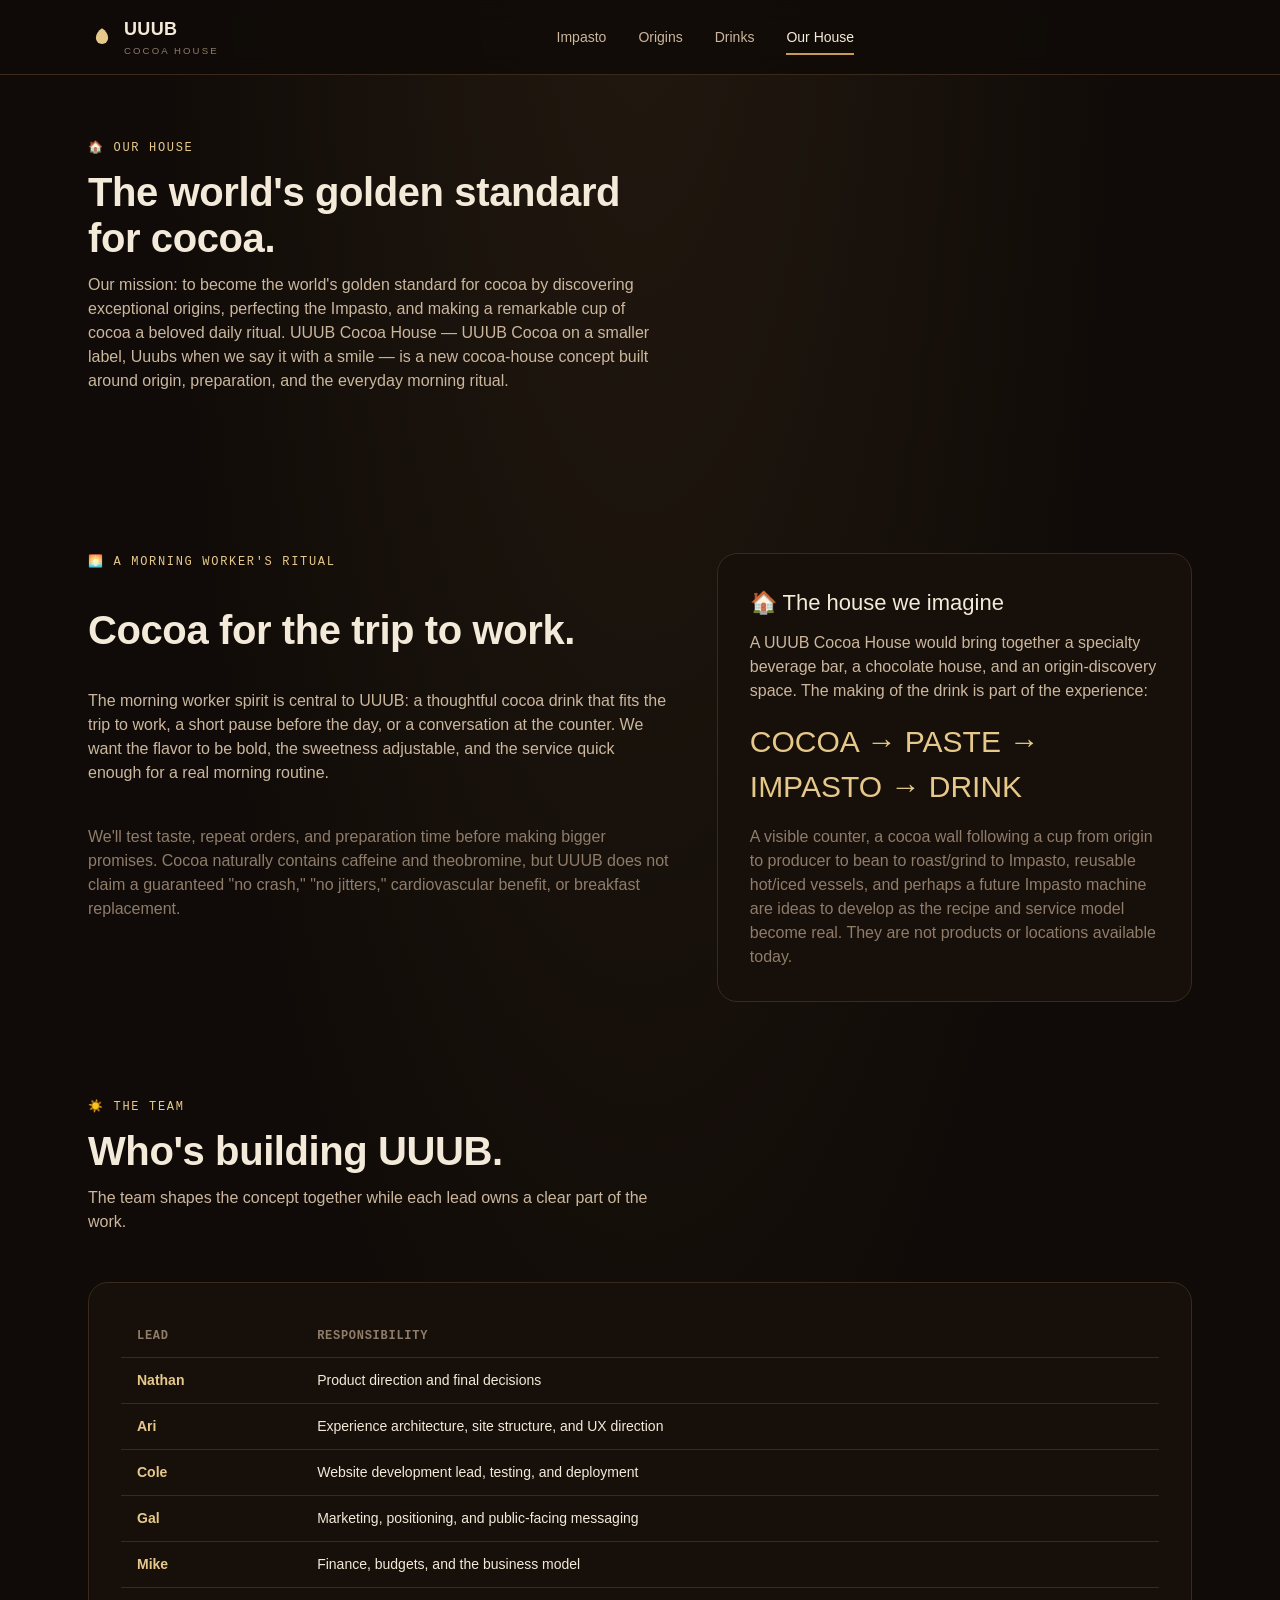
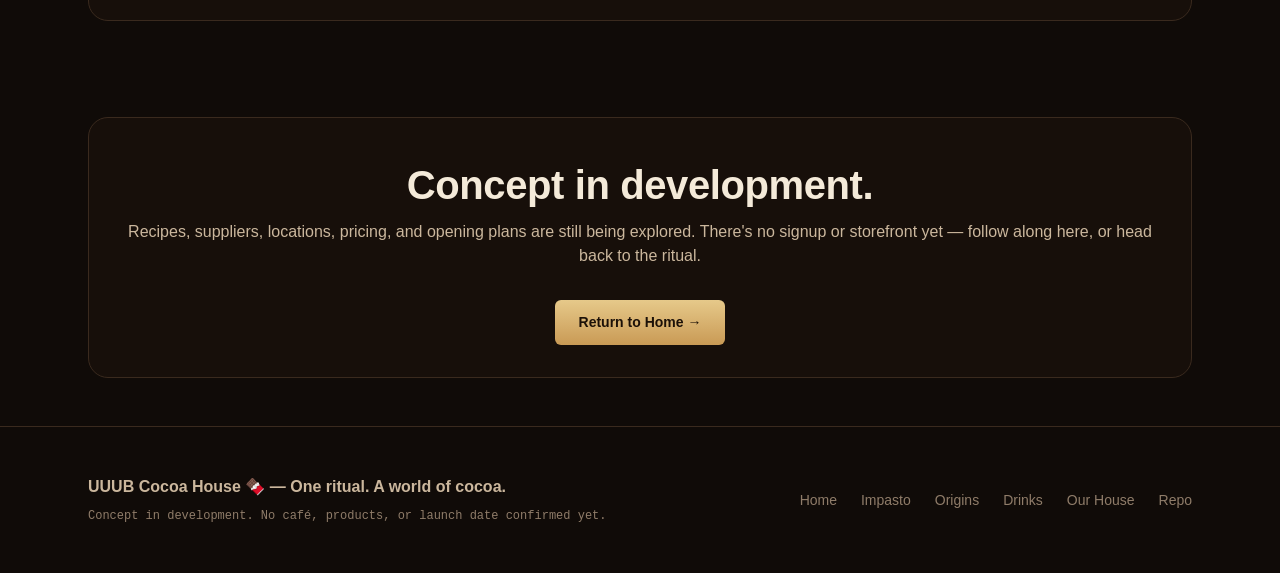
<file: our-house.html>
<!DOCTYPE html>
<html lang="en">
<head>
  <meta charset="UTF-8" />
  <meta name="viewport" content="width=device-width, initial-scale=1" />
  <title>Our House — UUUB Cocoa House</title>
  <meta
    name="description"
    content="The mission behind UUUB Cocoa House, the morning-worker ritual, the future physical house and cocoa wall, and the team building it."
  />
  <link rel="icon" href="assets/icons/favicon.svg" type="image/svg+xml" />
  <link rel="stylesheet" href="css/tokens.css" />
  <link rel="stylesheet" href="css/base.css" />
  <link rel="stylesheet" href="css/components.css" />
  <link rel="stylesheet" href="css/responsive.css" />
</head>
<body>
  <a class="skip-link" href="#main">Skip to content</a>

  <header class="site-header">
    <div class="container site-header__inner">
      <a class="brand" href="index.html">
        <svg class="brand__mark uuub-mark" viewBox="0 0 64 64" aria-hidden="true" focusable="false">
          <path d="M32 12c9 6 14 14 14 22a14 14 0 0 1-28 0c0-8 5-16 14-22z" />
        </svg>
        <span>
          <span class="brand__name">UUUB</span>
          <span class="brand__descriptor">Cocoa House</span>
        </span>
      </a>
      <nav class="nav" aria-label="Primary">
        <ul class="nav__list">
          <li><a class="nav__link" href="impasto.html">Impasto</a></li>
          <li><a class="nav__link" href="origins.html">Origins</a></li>
          <li><a class="nav__link" href="drinks.html">Drinks</a></li>
          <li><a class="nav__link" href="our-house.html" aria-current="page">Our House</a></li>
        </ul>
      </nav>
      <div class="site-header__controls">
        <button
          class="nav-toggle"
          aria-expanded="false"
          aria-controls="nav-drawer"
          aria-label="Open menu"
        >
          <span class="nav-toggle__bar"></span>
          <span class="nav-toggle__bar"></span>
          <span class="nav-toggle__bar"></span>
        </button>
      </div>
    </div>
  </header>

  <div class="nav-drawer" id="nav-drawer" data-open="false" hidden>
    <div class="nav-drawer__header">
      <span class="brand">
        <svg class="brand__mark uuub-mark" viewBox="0 0 64 64" aria-hidden="true" focusable="false">
          <path d="M32 12c9 6 14 14 14 22a14 14 0 0 1-28 0c0-8 5-16 14-22z" />
        </svg>
        <span class="brand__name">UUUB</span>
      </span>
      <button class="nav-drawer__close" aria-label="Close menu">✕</button>
    </div>
    <ul class="nav-drawer__list">
      <li><a class="nav-drawer__link" href="index.html">Home</a></li>
      <li><a class="nav-drawer__link" href="impasto.html">Impasto</a></li>
      <li><a class="nav-drawer__link" href="origins.html">Origins</a></li>
      <li><a class="nav-drawer__link" href="drinks.html">Drinks</a></li>
      <li><a class="nav-drawer__link" href="our-house.html" aria-current="page">Our House</a></li>
    </ul>
    <p class="nav-drawer__footer">UUUB Cocoa House 🍫 — One ritual. A world of cocoa.</p>
  </div>

  <main id="main">
    <section class="section">
      <div class="container">
        <div class="page-head">
          <p class="page-kicker">🏠 Our house</p>
          <h1 class="page-title">The world's golden standard for cocoa.</h1>
          <p class="page-lede">
            Our mission: to become the world's golden standard for cocoa
            by discovering exceptional origins, perfecting the Impasto,
            and making a remarkable cup of cocoa a beloved daily ritual.
            UUUB Cocoa House — UUUB Cocoa on a smaller label, Uuubs when
            we say it with a smile — is a new cocoa-house concept built
            around origin, preparation, and the everyday morning ritual.
          </p>
        </div>
      </div>
    </section>

    <section class="section section--tight">
      <div class="container">
        <div class="split">
          <div class="stack">
            <p class="page-kicker">🌅 A morning worker's ritual</p>
            <h2 class="page-title">Cocoa for the trip to work.</h2>
            <p class="page-lede">
              The morning worker spirit is central to UUUB: a thoughtful
              cocoa drink that fits the trip to work, a short pause before
              the day, or a conversation at the counter. We want the
              flavor to be bold, the sweetness adjustable, and the
              service quick enough for a real morning routine.
            </p>
            <p class="page-lede--muted">
              We'll test taste, repeat orders, and preparation time before
              making bigger promises. Cocoa naturally contains caffeine
              and theobromine, but UUUB does not claim a guaranteed "no
              crash," "no jitters," cardiovascular benefit, or breakfast
              replacement.
            </p>
          </div>
          <div class="panel">
            <p class="panel-heading">🏠 The house we imagine</p>
            <p class="page-lede" style="margin-top: var(--uuub-space-3);">
              A UUUB Cocoa House would bring together a specialty beverage
              bar, a chocolate house, and an origin-discovery space. The
              making of the drink is part of the experience:
            </p>
            <p class="hero__tagline" style="margin-top: var(--uuub-space-4);">
              COCOA → PASTE → IMPASTO → DRINK
            </p>
            <p class="page-lede--muted">
              A visible counter, a cocoa wall following a cup from origin
              to producer to bean to roast/grind to Impasto, reusable
              hot/iced vessels, and perhaps a future Impasto machine are
              ideas to develop as the recipe and service model become
              real. They are not products or locations available today.
            </p>
          </div>
        </div>
      </div>
    </section>

    <section class="section section--tight">
      <div class="container">
        <div class="page-head">
          <p class="page-kicker">☀️ The team</p>
          <h2 class="page-title">Who's building UUUB.</h2>
          <p class="page-lede">
            The team shapes the concept together while each lead owns a
            clear part of the work.
          </p>
        </div>

        <div class="panel">
          <table class="role-table">
            <thead>
              <tr>
                <th scope="col">Lead</th>
                <th scope="col">Responsibility</th>
              </tr>
            </thead>
            <tbody>
              <tr>
                <td>Nathan</td>
                <td>Product direction and final decisions</td>
              </tr>
              <tr>
                <td>Ari</td>
                <td>Experience architecture, site structure, and UX direction</td>
              </tr>
              <tr>
                <td>Cole</td>
                <td>Website development lead, testing, and deployment</td>
              </tr>
              <tr>
                <td>Gal</td>
                <td>Marketing, positioning, and public-facing messaging</td>
              </tr>
              <tr>
                <td>Mike</td>
                <td>Finance, budgets, and the business model</td>
              </tr>
            </tbody>
          </table>
        </div>
      </div>
    </section>

    <section class="section section--tight">
      <div class="container">
        <div class="panel" style="text-align: center;">
          <h2 class="page-title">Concept in development.</h2>
          <p class="page-lede" style="margin-inline: auto;">
            Recipes, suppliers, locations, pricing, and opening plans are
            still being explored. There's no signup or storefront yet —
            follow along here, or head back to the ritual.
          </p>
          <div class="page-actions" style="justify-content: center;">
            <a class="btn btn--primary" href="index.html">Return to Home →</a>
          </div>
        </div>
      </div>
    </section>
  </main>

  <footer class="site-footer">
    <div class="container site-footer__inner">
      <div class="stack">
        <p class="site-footer__brand">UUUB Cocoa House 🍫 — One ritual. A world of cocoa.</p>
        <p class="site-footer__meta">Concept in development. No café, products, or launch date confirmed yet.</p>
      </div>
      <nav aria-label="Footer">
        <ul class="site-footer__links">
          <li><a href="index.html">Home</a></li>
          <li><a href="impasto.html">Impasto</a></li>
          <li><a href="origins.html">Origins</a></li>
          <li><a href="drinks.html">Drinks</a></li>
          <li><a href="our-house.html">Our House</a></li>
          <li><a href="https://github.com/Sukonik/uuub">Repo</a></li>
        </ul>
      </nav>
    </div>
  </footer>

  <script src="js/main.js"></script>
</body>
</html>
</file>
<file: css/tokens.css>
/* ==========================================================================
   UUUB Cocoa House — Design Tokens
   One ritual. A world of cocoa. 🍫🌎
   ========================================================================== */

:root {
  /* -- Surfaces -------------------------------------------------------- */
  --uuub-bg: #100b08;
  --uuub-bg-raised: #170f0a;
  --uuub-surface: #241711;
  --uuub-surface-card: #2c1c14;
  --uuub-line: #3a2a1e;

  /* -- Cream family ------------------------------------------------------ */
  --uuub-cream-100: #fbf6ec;
  --uuub-cream-300: #f4ead9;
  --uuub-cream-500: #e6d4b8;

  /* -- Cocoa family -------------------------------------------------------*/
  --uuub-cocoa-300: #b17c55;
  --uuub-cocoa-500: #8c5032;
  --uuub-cocoa-700: #5c331f;

  /* -- Gold accent ---------------------------------------------------------*/
  --uuub-gold-300: #e6c98a;
  --uuub-gold-500: #c99a55;
  --uuub-gold-700: #a67a3a;

  /* -- Terracotta accent (restrained, for verified origin stories) --------*/
  --uuub-terracotta: #b5613f;

  /* -- Text --------------------------------------------------------------*/
  --uuub-text-primary: var(--uuub-cream-300);
  --uuub-text-secondary: #cbb79d;
  --uuub-text-muted: #8f7c69;
  --uuub-text-on-gold: #1c1108;

  /* -- Semantic aliases --------------------------------------------------*/
  --uuub-border: var(--uuub-line);
  --uuub-accent: var(--uuub-gold-500);
  --uuub-accent-strong: var(--uuub-gold-300);
  --uuub-focus: var(--uuub-gold-300);

  /* -- Status (origin exploring vs verified) -------------------------------*/
  --uuub-status-exploring: var(--uuub-text-muted);
  --uuub-status-verified: var(--uuub-terracotta);

  /* -- Typography ---------------------------------------------------------*/
  --uuub-font-sans: -apple-system, BlinkMacSystemFont, "Segoe UI", Roboto,
    "Helvetica Neue", Arial, sans-serif;
  --uuub-font-mono: ui-monospace, "SF Mono", "Cascadia Code", "Roboto Mono",
    Consolas, monospace;

  --uuub-fs-xs: 0.75rem;
  --uuub-fs-sm: 0.875rem;
  --uuub-fs-base: 1rem;
  --uuub-fs-md: 1.125rem;
  --uuub-fs-lg: 1.375rem;
  --uuub-fs-xl: 1.875rem;
  --uuub-fs-2xl: 2.5rem;
  --uuub-fs-3xl: 3.25rem;

  --uuub-lh-tight: 1.15;
  --uuub-lh-normal: 1.5;

  /* -- Readable content width ---------------------------------------------*/
  --uuub-measure: 36rem;

  /* -- Spacing scale ------------------------------------------------------*/
  --uuub-space-1: 0.25rem;
  --uuub-space-2: 0.5rem;
  --uuub-space-3: 0.75rem;
  --uuub-space-4: 1rem;
  --uuub-space-5: 1.5rem;
  --uuub-space-6: 2rem;
  --uuub-space-8: 3rem;
  --uuub-space-10: 4rem;
  --uuub-space-12: 6rem;

  /* -- Shape / effects ------------------------------------------------------*/
  --uuub-radius-sm: 6px;
  --uuub-radius-md: 12px;
  --uuub-radius-lg: 20px;

  --uuub-shadow-card: 0 1px 0 rgba(201, 154, 85, 0.08) inset,
    0 8px 24px rgba(0, 0, 0, 0.4);

  --uuub-container: 72rem;

  --uuub-duration-fast: 120ms;
  --uuub-duration-normal: 220ms;
  --uuub-ease: cubic-bezier(0.2, 0.7, 0.2, 1);
}
</file>
<file: css/base.css>
/* ==========================================================================
   UUUB Cocoa House — Base styles (reset, typography, layout primitives)
   ========================================================================== */

*,
*::before,
*::after {
  box-sizing: border-box;
}

html {
  color-scheme: dark;
  -webkit-text-size-adjust: 100%;
  scroll-behavior: smooth;
}

body {
  margin: 0;
  background: var(--uuub-bg);
  background-image: radial-gradient(
    ellipse at 50% -10%,
    rgba(201, 154, 85, 0.1),
    transparent 55%
  );
  color: var(--uuub-text-primary);
  font-family: var(--uuub-font-sans);
  font-size: var(--uuub-fs-base);
  line-height: var(--uuub-lh-normal);
  -webkit-font-smoothing: antialiased;
  overflow-x: hidden;
}

img,
svg {
  max-width: 100%;
  display: block;
}

a {
  color: inherit;
  text-decoration: none;
}

h1,
h2,
h3,
h4 {
  margin: 0;
  line-height: var(--uuub-lh-tight);
  font-weight: 600;
  letter-spacing: -0.01em;
}

p {
  margin: 0;
}

ul,
ol {
  margin: 0;
  padding: 0;
  list-style: none;
}

button {
  font: inherit;
  color: inherit;
  background: none;
  border: 0;
  cursor: pointer;
}

label {
  display: block;
}

select,
input {
  font: inherit;
  color: inherit;
}

/* Respect reduced-motion preferences across the whole site */
@media (prefers-reduced-motion: reduce) {
  html {
    scroll-behavior: auto;
  }

  *,
  *::before,
  *::after {
    animation-duration: 0.001ms !important;
    animation-iteration-count: 1 !important;
    transition-duration: 0.001ms !important;
    scroll-behavior: auto !important;
  }
}

:focus-visible {
  outline: 2px solid var(--uuub-focus);
  outline-offset: 3px;
  border-radius: var(--uuub-radius-sm);
}

/* -- Layout primitives ----------------------------------------------------*/

.container {
  width: 100%;
  max-width: var(--uuub-container);
  margin: 0 auto;
  padding: 0 var(--uuub-space-5);
}

.section {
  padding: var(--uuub-space-10) 0;
}

.section--tight {
  padding: var(--uuub-space-8) 0;
}

.stack {
  display: flex;
  flex-direction: column;
  gap: var(--uuub-space-5);
}

.visually-hidden {
  position: absolute;
  width: 1px;
  height: 1px;
  overflow: hidden;
  clip: rect(0 0 0 0);
  white-space: nowrap;
}

.skip-link {
  position: absolute;
  left: var(--uuub-space-4);
  top: -3rem;
  background: var(--uuub-accent);
  color: var(--uuub-text-on-gold);
  padding: var(--uuub-space-2) var(--uuub-space-4);
  border-radius: var(--uuub-radius-sm);
  font-weight: 600;
  transition: top var(--uuub-duration-fast) var(--uuub-ease);
  z-index: 100;
}

.skip-link:focus {
  top: var(--uuub-space-4);
}

/* -- Subtle grain/texture (used behind hero / footer) ----------------------*/

.grain-field {
  background-image: radial-gradient(
      rgba(201, 154, 85, 0.32) 1px,
      transparent 1px
    );
  background-size: 24px 24px;
  opacity: 0.1;
  position: absolute;
  inset: 0;
  pointer-events: none;
}
</file>
<file: css/components.css>
/* ==========================================================================
   UUUB Cocoa House — Components
   ========================================================================== */

/* -- Site header / navigation ---------------------------------------------*/

.site-header {
  position: sticky;
  top: 0;
  z-index: 50;
  background: rgba(16, 11, 8, 0.86);
  backdrop-filter: blur(10px);
  border-bottom: 1px solid var(--uuub-border);
}

.site-header__inner {
  display: flex;
  align-items: center;
  justify-content: space-between;
  padding-block: var(--uuub-space-4);
}

.brand {
  display: flex;
  align-items: center;
  gap: var(--uuub-space-2);
  flex-shrink: 0;
}

.brand__mark {
  width: 28px;
  height: 28px;
  flex-shrink: 0;
}

.brand__name {
  color: var(--uuub-text-primary);
  white-space: nowrap;
  font-weight: 700;
  font-size: var(--uuub-fs-md);
  letter-spacing: 0.02em;
}

.brand__name .accent {
  color: var(--uuub-accent-strong);
}

.brand__descriptor {
  display: block;
  font-size: 0.6rem;
  font-weight: 500;
  letter-spacing: 0.22em;
  text-transform: uppercase;
  color: var(--uuub-text-muted);
  margin-top: 1px;
}

.nav {
  display: none;
}

.nav__list {
  display: flex;
  align-items: center;
  gap: var(--uuub-space-6);
  font-size: var(--uuub-fs-sm);
}

.nav__link {
  color: var(--uuub-text-secondary);
  padding: var(--uuub-space-2) 0;
  border-bottom: 2px solid transparent;
  transition: color var(--uuub-duration-fast) var(--uuub-ease),
    border-color var(--uuub-duration-fast) var(--uuub-ease);
}

.nav__link:hover,
.nav__link[aria-current="page"] {
  color: var(--uuub-text-primary);
  border-bottom-color: var(--uuub-accent);
}

.site-header__controls {
  display: flex;
  align-items: center;
  gap: var(--uuub-space-3);
}

.nav-toggle {
  display: inline-flex;
  flex-direction: column;
  justify-content: center;
  gap: 5px;
  width: 40px;
  height: 40px;
  padding: var(--uuub-space-2);
  border: 1px solid var(--uuub-border);
  border-radius: var(--uuub-radius-sm);
}

.nav-toggle__bar {
  display: block;
  height: 2px;
  width: 100%;
  background: var(--uuub-text-primary);
  transition: transform var(--uuub-duration-normal) var(--uuub-ease),
    opacity var(--uuub-duration-normal) var(--uuub-ease);
}

.nav-toggle[aria-expanded="true"] .nav-toggle__bar:nth-child(1) {
  transform: translateY(7px) rotate(45deg);
}

.nav-toggle[aria-expanded="true"] .nav-toggle__bar:nth-child(2) {
  opacity: 0;
}

.nav-toggle[aria-expanded="true"] .nav-toggle__bar:nth-child(3) {
  transform: translateY(-7px) rotate(-45deg);
}

/* Mobile navigation drawer */
.nav-drawer {
  position: fixed;
  inset: 0;
  top: 0;
  background: var(--uuub-bg);
  z-index: 60;
  display: flex;
  flex-direction: column;
  padding: var(--uuub-space-5);
  transform: translateX(100%);
  transition: transform var(--uuub-duration-normal) var(--uuub-ease);
}

.nav-drawer[data-open="true"] {
  transform: translateX(0);
}

.nav-drawer__header {
  display: flex;
  justify-content: space-between;
  align-items: center;
  margin-bottom: var(--uuub-space-8);
}

.nav-drawer__list {
  display: flex;
  flex-direction: column;
  gap: var(--uuub-space-6);
  font-size: var(--uuub-fs-xl);
}

.nav-drawer__link[aria-current="page"] {
  color: var(--uuub-accent-strong);
}

.nav-drawer__footer {
  margin-top: auto;
  color: var(--uuub-text-muted);
  font-size: var(--uuub-fs-sm);
}

body[data-drawer-open="true"] {
  overflow: hidden;
}

/* -- Buttons ----------------------------------------------------------- */

.btn {
  display: inline-flex;
  align-items: center;
  gap: var(--uuub-space-2);
  padding: var(--uuub-space-3) var(--uuub-space-5);
  border-radius: var(--uuub-radius-sm);
  font-size: var(--uuub-fs-sm);
  font-weight: 600;
  white-space: nowrap;
  transition: transform var(--uuub-duration-fast) var(--uuub-ease),
    background var(--uuub-duration-fast) var(--uuub-ease),
    border-color var(--uuub-duration-fast) var(--uuub-ease),
    color var(--uuub-duration-fast) var(--uuub-ease);
}

.btn:active {
  transform: translateY(1px);
}

.btn--primary {
  background: linear-gradient(180deg, var(--uuub-gold-300), var(--uuub-gold-500));
  color: var(--uuub-text-on-gold);
}

.btn--primary:hover {
  filter: brightness(1.08);
}

.btn--secondary {
  border: 1px solid var(--uuub-border);
  color: var(--uuub-text-primary);
}

.btn--secondary:hover {
  border-color: var(--uuub-accent);
  color: var(--uuub-accent-strong);
}

.btn--ghost {
  color: var(--uuub-accent-strong);
}

.btn--ghost:hover {
  color: var(--uuub-accent);
}

.btn:disabled {
  opacity: 0.5;
  cursor: not-allowed;
}

/* -- Hero ---------------------------------------------------------------*/

.hero {
  position: relative;
  overflow: hidden;
  padding-block: var(--uuub-space-12) var(--uuub-space-10);
  border-bottom: 1px solid var(--uuub-border);
}

.hero__eyebrow {
  display: inline-flex;
  align-items: center;
  gap: var(--uuub-space-2);
  color: var(--uuub-accent-strong);
  font-family: var(--uuub-font-mono);
  font-size: var(--uuub-fs-xs);
  text-transform: uppercase;
  letter-spacing: 0.14em;
}

.hero__title {
  font-size: clamp(2.25rem, 8vw, var(--uuub-fs-3xl));
  margin-top: var(--uuub-space-4);
}

.hero__tagline {
  color: var(--uuub-accent-strong);
  font-size: clamp(1.25rem, 4vw, var(--uuub-fs-xl));
  margin-top: var(--uuub-space-2);
}

.hero__lede {
  max-width: var(--uuub-measure);
  color: var(--uuub-text-secondary);
  font-size: var(--uuub-fs-md);
  margin-top: var(--uuub-space-5);
}

.hero__signature {
  margin-top: var(--uuub-space-6);
  color: var(--uuub-text-muted);
  font-size: var(--uuub-fs-sm);
}

.hero .page-actions {
  margin-top: var(--uuub-space-8);
}

/* -- Hero ribbon motif -------------------------------------------------------
   A flowing Impasto ribbon: cocoa pouring into a warm pool, rendered as a
   pair of inline SVG paths so it costs the page nothing to load. All colors
   come from the --uuub-* tokens so it stays in step with the palette.
   ------------------------------------------------------------------------*/

.hero__ribbon {
  position: absolute;
  right: clamp(-60px, -4vw, -10px);
  bottom: -6%;
  width: min(46vw, 460px);
  opacity: 0.9;
  pointer-events: none;
  mask-image: radial-gradient(
    circle at 55% 55%,
    rgba(0, 0, 0, 1) 62%,
    rgba(0, 0, 0, 0) 96%
  );
  -webkit-mask-image: radial-gradient(
    circle at 55% 55%,
    rgba(0, 0, 0, 1) 62%,
    rgba(0, 0, 0, 0) 96%
  );
}

.hero__ribbon svg {
  width: 100%;
  height: auto;
  display: block;
}

.hr-pool {
  fill: none;
  stroke: var(--uuub-cocoa-500);
  stroke-width: 1;
  opacity: 0.4;
}

.hr-ripple {
  fill: none;
  stroke: var(--uuub-gold-500);
  stroke-width: 0.75;
  opacity: 0.3;
  animation: hr-ripple-move 9s var(--uuub-ease) infinite;
}

.hr-ripple--b {
  animation-delay: -4.5s;
}

@keyframes hr-ripple-move {
  0%,
  100% {
    opacity: 0.05;
    transform: scale(0.7);
  }
  50% {
    opacity: 0.35;
    transform: scale(1);
  }
}

.hr-stream {
  fill: none;
  stroke: var(--uuub-gold-300);
  stroke-width: 2.5;
  stroke-linecap: round;
  stroke-dasharray: 6 10;
  animation: hr-stream-flow 3.4s linear infinite;
}

@keyframes hr-stream-flow {
  to {
    stroke-dashoffset: -32;
  }
}

.hr-bean {
  fill: var(--uuub-cocoa-300);
  opacity: 0.5;
}

.hr-bean--pulse {
  animation: hr-bean-pulse 6s ease-in-out infinite;
  transform-box: fill-box;
  transform-origin: center;
}

@keyframes hr-bean-pulse {
  0%,
  85%,
  100% {
    opacity: 0.5;
    transform: scale(1);
  }
  92% {
    opacity: 0.9;
    transform: scale(1.35);
  }
}

.hr-stop-1 {
  stop-color: var(--uuub-gold-300);
}

.hr-stop-2 {
  stop-color: var(--uuub-gold-500);
}

.hr-stop-3 {
  stop-color: var(--uuub-gold-500);
  stop-opacity: 0;
}

.hr-glow {
  fill: url(#heroRibbonGlow);
  animation: hr-glow-pulse 7s ease-in-out infinite;
}

@keyframes hr-glow-pulse {
  0%,
  100% {
    opacity: 0.65;
  }
  50% {
    opacity: 1;
  }
}

.hr-label {
  fill: var(--uuub-text-muted);
  font-family: var(--uuub-font-mono);
  font-size: 11px;
  letter-spacing: 3px;
  opacity: 0.4;
}

@media (prefers-reduced-motion: reduce) {
  .hr-ripple,
  .hr-stream,
  .hr-bean--pulse,
  .hr-glow {
    animation: none;
  }

  .hr-ripple {
    opacity: 0.2;
  }

  .hr-glow {
    opacity: 0.85;
  }
}

@media (min-width: 768px) and (max-width: 1024px) {
  .hero__ribbon {
    width: min(36vw, 320px);
    opacity: 0.75;
  }

  .hr-label {
    display: none;
  }
}

@media (max-width: 767px) {
  .hero__ribbon {
    width: min(80vw, 360px);
    right: -28%;
    bottom: -30%;
    opacity: 0.16;
  }

  .hr-stream,
  .hr-label,
  .hr-bean--pulse {
    display: none;
  }
}

/* -- Page masthead ---------------------------------------------------------*/

.page-head {
  max-width: var(--uuub-measure);
  margin-bottom: var(--uuub-space-8);
}

.page-kicker {
  color: var(--uuub-accent-strong);
  font-family: var(--uuub-font-mono);
  font-size: var(--uuub-fs-xs);
  text-transform: uppercase;
  letter-spacing: 0.14em;
}

.page-title {
  font-size: var(--uuub-fs-2xl);
  margin-top: var(--uuub-space-3);
}

.page-lede {
  color: var(--uuub-text-secondary);
  margin-top: var(--uuub-space-3);
}

.page-lede--muted {
  margin-top: var(--uuub-space-4);
  color: var(--uuub-text-muted);
}

.page-actions {
  display: flex;
  flex-wrap: wrap;
  gap: var(--uuub-space-4);
  margin-top: var(--uuub-space-6);
}

.page-actions--lg {
  margin-top: var(--uuub-space-8);
}

.page-head--sub {
  margin-top: var(--uuub-space-5);
}

/* -- Brand mark (cocoa drop) -------------------------------------------
   One inline SVG shape reused as the nav mark and drawer mark. No image
   asset required; recolors instantly with the page theme.
   ------------------------------------------------------------------------*/

.uuub-mark path {
  fill: var(--uuub-accent-strong);
}

/* -- Cards ----------------------------------------------------------------*/

.card-grid {
  display: grid;
  grid-template-columns: 1fr;
  gap: var(--uuub-space-5);
}

.card {
  background: var(--uuub-surface-card);
  border: 1px solid var(--uuub-border);
  border-radius: var(--uuub-radius-lg);
  padding: var(--uuub-space-6);
  box-shadow: var(--uuub-shadow-card);
  transition: border-color var(--uuub-duration-normal) var(--uuub-ease),
    transform var(--uuub-duration-normal) var(--uuub-ease);
}

.card:hover {
  border-color: var(--uuub-accent-strong);
  transform: translateY(-2px);
}

.card__top {
  display: flex;
  align-items: center;
  justify-content: space-between;
  gap: var(--uuub-space-3);
}

.card__title {
  font-size: var(--uuub-fs-lg);
}

.card__tagline {
  color: var(--uuub-accent-strong);
  font-size: var(--uuub-fs-sm);
  margin-top: var(--uuub-space-2);
}

.card__desc {
  color: var(--uuub-text-secondary);
  margin-top: var(--uuub-space-4);
}

.card__meta {
  display: flex;
  flex-wrap: wrap;
  gap: var(--uuub-space-2);
  margin-top: var(--uuub-space-4);
}

.card__actions {
  margin-top: var(--uuub-space-5);
  display: flex;
  align-items: center;
  gap: var(--uuub-space-3);
  flex-wrap: wrap;
}

/* -- Status badges --------------------------------------------------------*/

.badge {
  display: inline-flex;
  align-items: center;
  gap: var(--uuub-space-1);
  padding: var(--uuub-space-1) var(--uuub-space-3);
  border-radius: 999px;
  font-family: var(--uuub-font-mono);
  font-size: var(--uuub-fs-xs);
  text-transform: uppercase;
  letter-spacing: 0.06em;
  border: 1px solid var(--uuub-accent);
  color: var(--uuub-accent-strong);
  white-space: nowrap;
}

.badge--muted {
  border-color: var(--uuub-border);
  color: var(--uuub-text-muted);
}

.badge--verified {
  border-color: var(--uuub-status-verified);
  color: var(--uuub-status-verified);
}

/* -- Callout / support panels ----------------------------------------------*/

.panel {
  background: var(--uuub-bg-raised);
  border: 1px solid var(--uuub-border);
  border-radius: var(--uuub-radius-lg);
  padding: var(--uuub-space-6);
}

.panel + .panel {
  margin-top: var(--uuub-space-5);
}

.panel-heading {
  font-size: var(--uuub-fs-lg);
}

.panel .card-grid {
  margin-top: var(--uuub-space-5);
}

.divider {
  height: 1px;
  background: var(--uuub-border);
  border: 0;
  margin: var(--uuub-space-8) 0;
}

/* -- Contact / final actions ------------------------------------------------*/

.contact-actions {
  display: flex;
  flex-wrap: wrap;
  gap: var(--uuub-space-4);
}

@media (max-width: 479px) {
  .contact-actions {
    flex-direction: column;
    align-items: stretch;
  }
}

/* -- Simple two-column layout helper ------------------------------------ */

.split {
  display: grid;
  grid-template-columns: 1fr;
  gap: var(--uuub-space-8);
}

.split--reverse {
  direction: rtl;
}

.split--reverse > * {
  direction: ltr;
}

/* -- Ritual / transformation steps ("Choose -> Choose -> Choose...") -----*/

.step-row {
  display: grid;
  grid-template-columns: 1fr;
  gap: var(--uuub-space-4);
}

.step {
  border: 1px solid var(--uuub-border);
  border-radius: var(--uuub-radius-md);
  padding: var(--uuub-space-5);
}

.step__index {
  font-family: var(--uuub-font-mono);
  color: var(--uuub-accent-strong);
  font-size: var(--uuub-fs-xs);
}

.step__title {
  margin-top: var(--uuub-space-2);
  font-size: var(--uuub-fs-md);
}

.step__desc {
  margin-top: var(--uuub-space-2);
  color: var(--uuub-text-secondary);
  font-size: var(--uuub-fs-sm);
}

/* -- Impasto transformation sequence (cocoa -> paste -> drink) -------------*/

.transform {
  display: grid;
  grid-template-columns: 1fr;
  gap: var(--uuub-space-4);
}

.transform__tabs {
  display: flex;
  flex-wrap: wrap;
  gap: var(--uuub-space-2);
}

.transform__tab {
  border: 1px solid var(--uuub-border);
  border-radius: 999px;
  padding: var(--uuub-space-2) var(--uuub-space-4);
  font-size: var(--uuub-fs-sm);
  color: var(--uuub-text-secondary);
}

.transform__tab[aria-selected="true"] {
  border-color: var(--uuub-accent);
  color: var(--uuub-accent-strong);
  background: rgba(201, 154, 85, 0.08);
}

.transform__stage {
  border: 1px solid var(--uuub-border);
  border-radius: var(--uuub-radius-lg);
  background: var(--uuub-surface-card);
  padding: var(--uuub-space-6);
  display: grid;
  grid-template-columns: 1fr;
  gap: var(--uuub-space-5);
}

.transform__stage[hidden] {
  display: none;
}

.transform__art {
  width: 100%;
  max-width: 220px;
  margin: 0 auto;
}

.transform__index {
  font-family: var(--uuub-font-mono);
  color: var(--uuub-accent-strong);
  font-size: var(--uuub-fs-xs);
  text-transform: uppercase;
  letter-spacing: 0.1em;
}

.transform__title {
  margin-top: var(--uuub-space-2);
  font-size: var(--uuub-fs-lg);
}

.transform__desc {
  margin-top: var(--uuub-space-3);
  color: var(--uuub-text-secondary);
}

.transform__all {
  margin-top: var(--uuub-space-6);
  display: grid;
  grid-template-columns: 1fr;
  gap: var(--uuub-space-4);
}

/* This static list always shows every stage's text — the tabbed view above
   is a progressive enhancement layered on top by JS, never a replacement
   for it. */
.transform__all .step {
  background: var(--uuub-surface-card);
}

/* -- Origin explorer --------------------------------------------------------*/

.origin-layout {
  display: grid;
  grid-template-columns: 1fr;
  gap: var(--uuub-space-6);
}

.origin-grid {
  display: grid;
  grid-template-columns: repeat(2, 1fr);
  gap: var(--uuub-space-3);
}

.origin-stamp {
  border: 1px solid var(--uuub-border);
  border-radius: var(--uuub-radius-md);
  background: var(--uuub-surface-card);
  padding: var(--uuub-space-4);
  text-align: left;
  display: flex;
  flex-direction: column;
  gap: var(--uuub-space-2);
  transition: border-color var(--uuub-duration-fast) var(--uuub-ease),
    transform var(--uuub-duration-fast) var(--uuub-ease);
}

.origin-stamp:hover {
  border-color: var(--uuub-accent-strong);
  transform: translateY(-1px);
}

.origin-stamp[aria-pressed="true"] {
  border-color: var(--uuub-accent);
  background: rgba(201, 154, 85, 0.1);
}

.origin-stamp__flag {
  font-size: var(--uuub-fs-xl);
  line-height: 1;
}

.origin-stamp__name {
  font-weight: 600;
  font-size: var(--uuub-fs-sm);
}

.origin-stamp__status {
  font-size: var(--uuub-fs-xs);
  font-family: var(--uuub-font-mono);
  text-transform: uppercase;
  letter-spacing: 0.06em;
  color: var(--uuub-status-exploring);
}

.origin-stamp[data-status="verified"] .origin-stamp__status {
  color: var(--uuub-status-verified);
}

.origin-detail {
  border: 1px solid var(--uuub-border);
  border-radius: var(--uuub-radius-lg);
  background: var(--uuub-bg-raised);
  padding: var(--uuub-space-6);
  min-height: 12rem;
}

.origin-detail__empty {
  color: var(--uuub-text-muted);
}

.origin-detail__flag {
  font-size: var(--uuub-fs-2xl);
  line-height: 1;
}

.origin-detail__name {
  margin-top: var(--uuub-space-3);
  font-size: var(--uuub-fs-lg);
}

.origin-detail__status {
  margin-top: var(--uuub-space-2);
}

.origin-detail__note {
  margin-top: var(--uuub-space-4);
  color: var(--uuub-text-secondary);
}

.origin-detail__meta {
  margin-top: var(--uuub-space-4);
  display: grid;
  grid-template-columns: 1fr;
  gap: var(--uuub-space-2);
  font-size: var(--uuub-fs-sm);
}

.origin-detail__meta dt {
  font-family: var(--uuub-font-mono);
  font-size: var(--uuub-fs-xs);
  text-transform: uppercase;
  letter-spacing: 0.06em;
  color: var(--uuub-text-muted);
}

.origin-detail__meta dd {
  margin: var(--uuub-space-1) 0 var(--uuub-space-2);
  color: var(--uuub-text-primary);
}

.origin-detail__save {
  margin-top: var(--uuub-space-5);
}

.origin-list-fallback {
  display: grid;
  grid-template-columns: 1fr;
  gap: var(--uuub-space-3);
}

.origin-list-fallback[hidden] {
  display: none;
}

/* -- Sample drink builder ----------------------------------------------------*/

.builder {
  border: 1px solid var(--uuub-border);
  border-radius: var(--uuub-radius-lg);
  background: var(--uuub-surface-card);
  padding: var(--uuub-space-6);
}

.builder__grid {
  display: grid;
  grid-template-columns: 1fr;
  gap: var(--uuub-space-5);
}

.field {
  display: flex;
  flex-direction: column;
  gap: var(--uuub-space-2);
}

.field label {
  font-size: var(--uuub-fs-sm);
  font-weight: 600;
  color: var(--uuub-text-secondary);
}

.field select {
  appearance: none;
  background: var(--uuub-bg-raised)
    url("data:image/svg+xml,%3Csvg xmlns='http://www.w3.org/2000/svg' width='10' height='6' viewBox='0 0 10 6'%3E%3Cpath d='M1 1l4 4 4-4' fill='none' stroke='%23cbb79d' stroke-width='1.5' stroke-linecap='round' stroke-linejoin='round'/%3E%3C/svg%3E")
    no-repeat right var(--uuub-space-3) center;
  background-size: 10px 6px;
  border: 1px solid var(--uuub-border);
  border-radius: var(--uuub-radius-sm);
  color: var(--uuub-text-primary);
  font-size: var(--uuub-fs-base);
  padding: var(--uuub-space-3) var(--uuub-space-8) var(--uuub-space-3) var(--uuub-space-3);
}

.field select:hover {
  border-color: var(--uuub-accent);
}

.builder__result {
  margin-top: var(--uuub-space-6);
  padding-top: var(--uuub-space-6);
  border-top: 1px solid var(--uuub-border);
}

.builder__phrase-label {
  font-family: var(--uuub-font-mono);
  font-size: var(--uuub-fs-xs);
  text-transform: uppercase;
  letter-spacing: 0.1em;
  color: var(--uuub-text-muted);
}

.builder__phrase {
  margin-top: var(--uuub-space-2);
  font-size: var(--uuub-fs-xl);
  color: var(--uuub-accent-strong);
}

.builder__note {
  margin-top: var(--uuub-space-3);
  font-size: var(--uuub-fs-sm);
  color: var(--uuub-text-muted);
}

.builder__actions {
  margin-top: var(--uuub-space-5);
  display: flex;
  flex-wrap: wrap;
  gap: var(--uuub-space-3);
}

.builder__status {
  margin-top: var(--uuub-space-3);
  font-size: var(--uuub-fs-sm);
  color: var(--uuub-accent-strong);
  min-height: 1.2em;
}

/* -- Team / role table --------------------------------------------------- */

.role-table {
  width: 100%;
  border-collapse: collapse;
  font-size: var(--uuub-fs-sm);
}

.role-table th,
.role-table td {
  text-align: left;
  padding: var(--uuub-space-3) var(--uuub-space-4);
  border-bottom: 1px solid var(--uuub-border);
}

.role-table th {
  color: var(--uuub-text-muted);
  font-family: var(--uuub-font-mono);
  font-size: var(--uuub-fs-xs);
  text-transform: uppercase;
  letter-spacing: 0.06em;
}

.role-table td:first-child {
  color: var(--uuub-accent-strong);
  font-weight: 600;
  white-space: nowrap;
}

/* -- Footer -----------------------------------------------------------------*/

.site-footer {
  position: relative;
  border-top: 1px solid var(--uuub-border);
  padding-block: var(--uuub-space-8);
  color: var(--uuub-text-muted);
}

.site-footer__inner {
  display: flex;
  flex-direction: column;
  gap: var(--uuub-space-5);
}

.site-footer__inner .stack {
  gap: var(--uuub-space-2);
}

.site-footer__brand {
  color: var(--uuub-text-secondary);
  font-weight: 600;
}

.site-footer__links {
  display: flex;
  flex-wrap: wrap;
  gap: var(--uuub-space-5);
  font-size: var(--uuub-fs-sm);
}

.site-footer__links a:hover {
  color: var(--uuub-accent-strong);
}

.site-footer__meta {
  font-size: var(--uuub-fs-xs);
  font-family: var(--uuub-font-mono);
}
</file>
<file: css/responsive.css>
/* ==========================================================================
   UUUB Cocoa House — Responsive rules (mobile-first breakpoints)
   ========================================================================== */

/* -- Small tablets and up ------------------------------------------------*/
@media (min-width: 640px) {
  .card-grid {
    grid-template-columns: repeat(2, 1fr);
  }

  .step-row {
    grid-template-columns: repeat(2, 1fr);
  }

  .origin-grid {
    grid-template-columns: repeat(3, 1fr);
  }

  .transform__all {
    grid-template-columns: repeat(3, 1fr);
  }

  .role-table td:first-child {
    white-space: normal;
  }
}

/* -- Desktop --------------------------------------------------------------*/
@media (min-width: 900px) {
  .nav {
    display: block;
  }

  .nav-toggle {
    display: none;
  }

  .card-grid {
    grid-template-columns: repeat(3, 1fr);
  }

  .split {
    grid-template-columns: 1.1fr 0.9fr;
    align-items: start;
  }

  .step-row {
    grid-template-columns: repeat(4, 1fr);
  }

  .origin-layout {
    grid-template-columns: 1.2fr 1fr;
    align-items: start;
  }

  .origin-grid {
    grid-template-columns: repeat(3, 1fr);
  }

  .builder__grid {
    grid-template-columns: repeat(4, 1fr);
  }

  .site-footer__inner {
    flex-direction: row;
    align-items: center;
    justify-content: space-between;
  }
}

/* -- Large desktop ----------------------------------------------------------*/
@media (min-width: 1200px) {
  .card-grid {
    grid-template-columns: repeat(3, 1fr);
  }

  .origin-grid {
    grid-template-columns: repeat(4, 1fr);
  }
}
</file>
